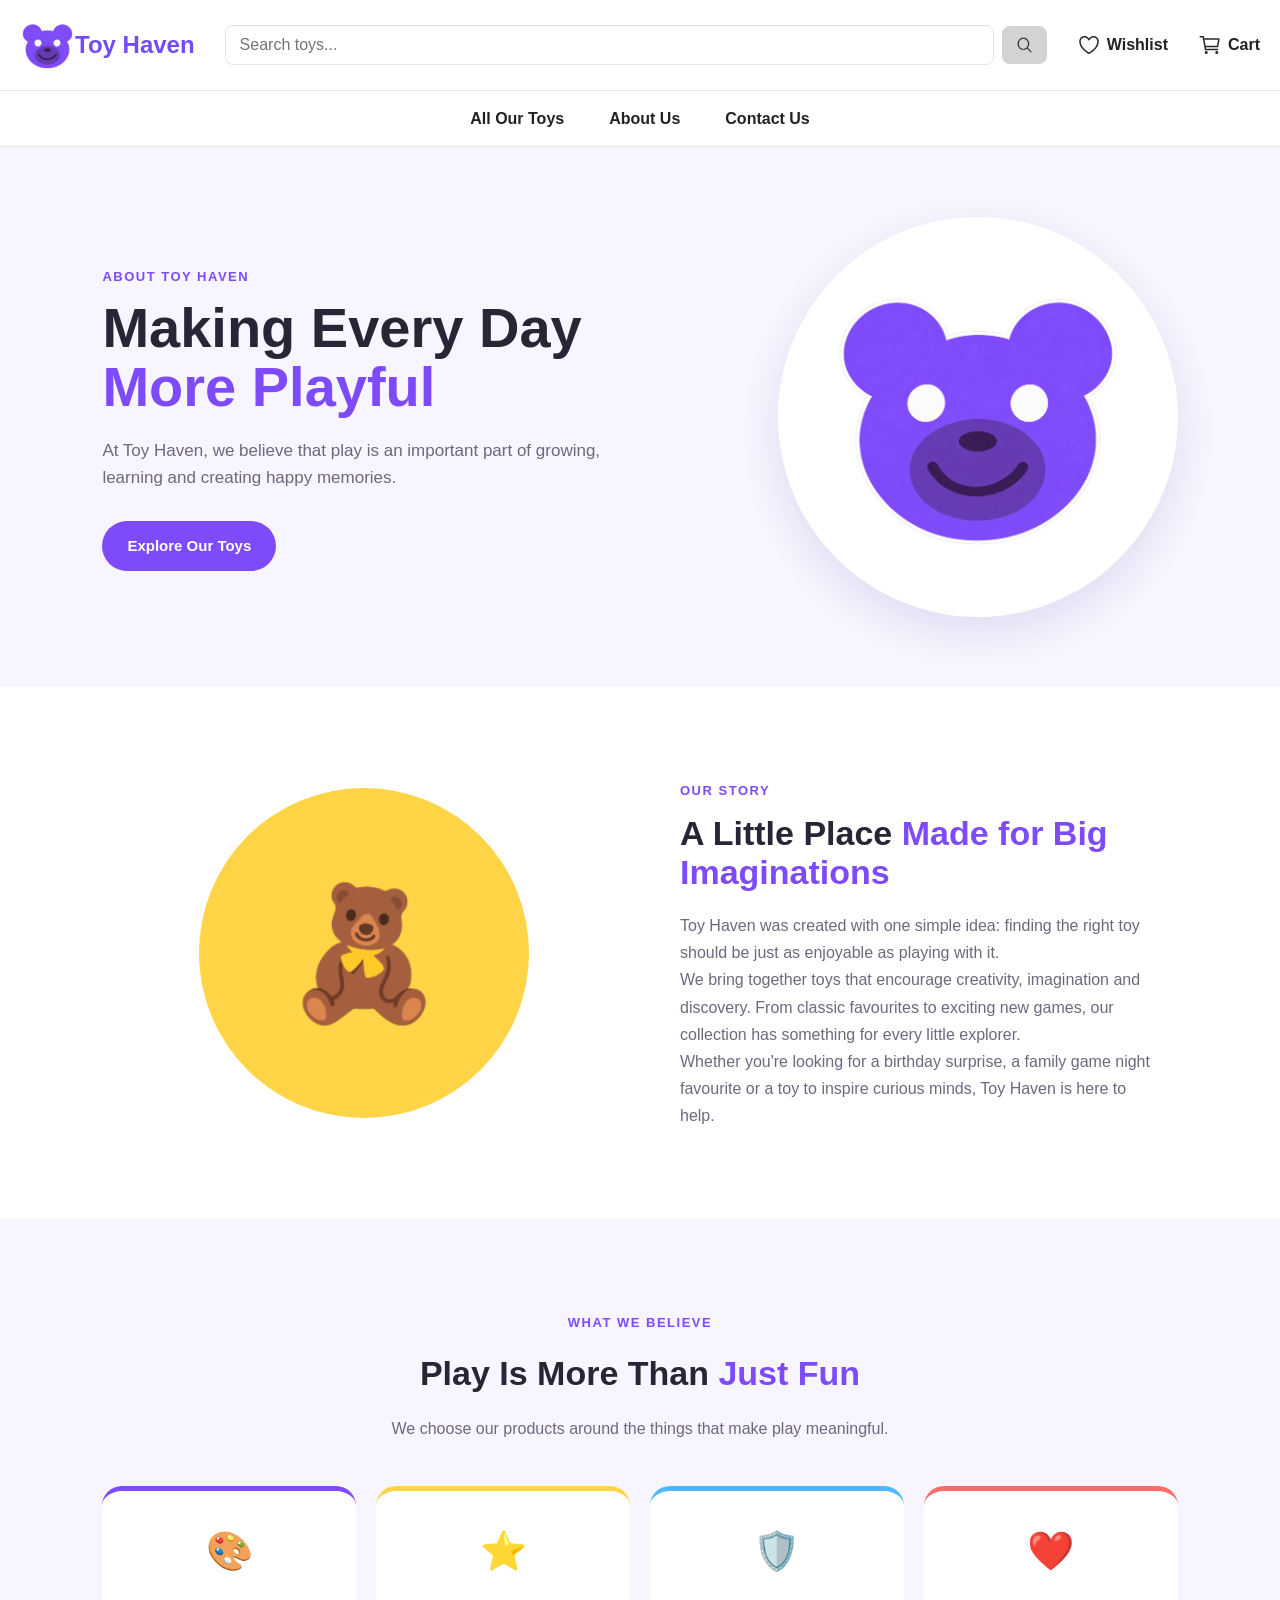
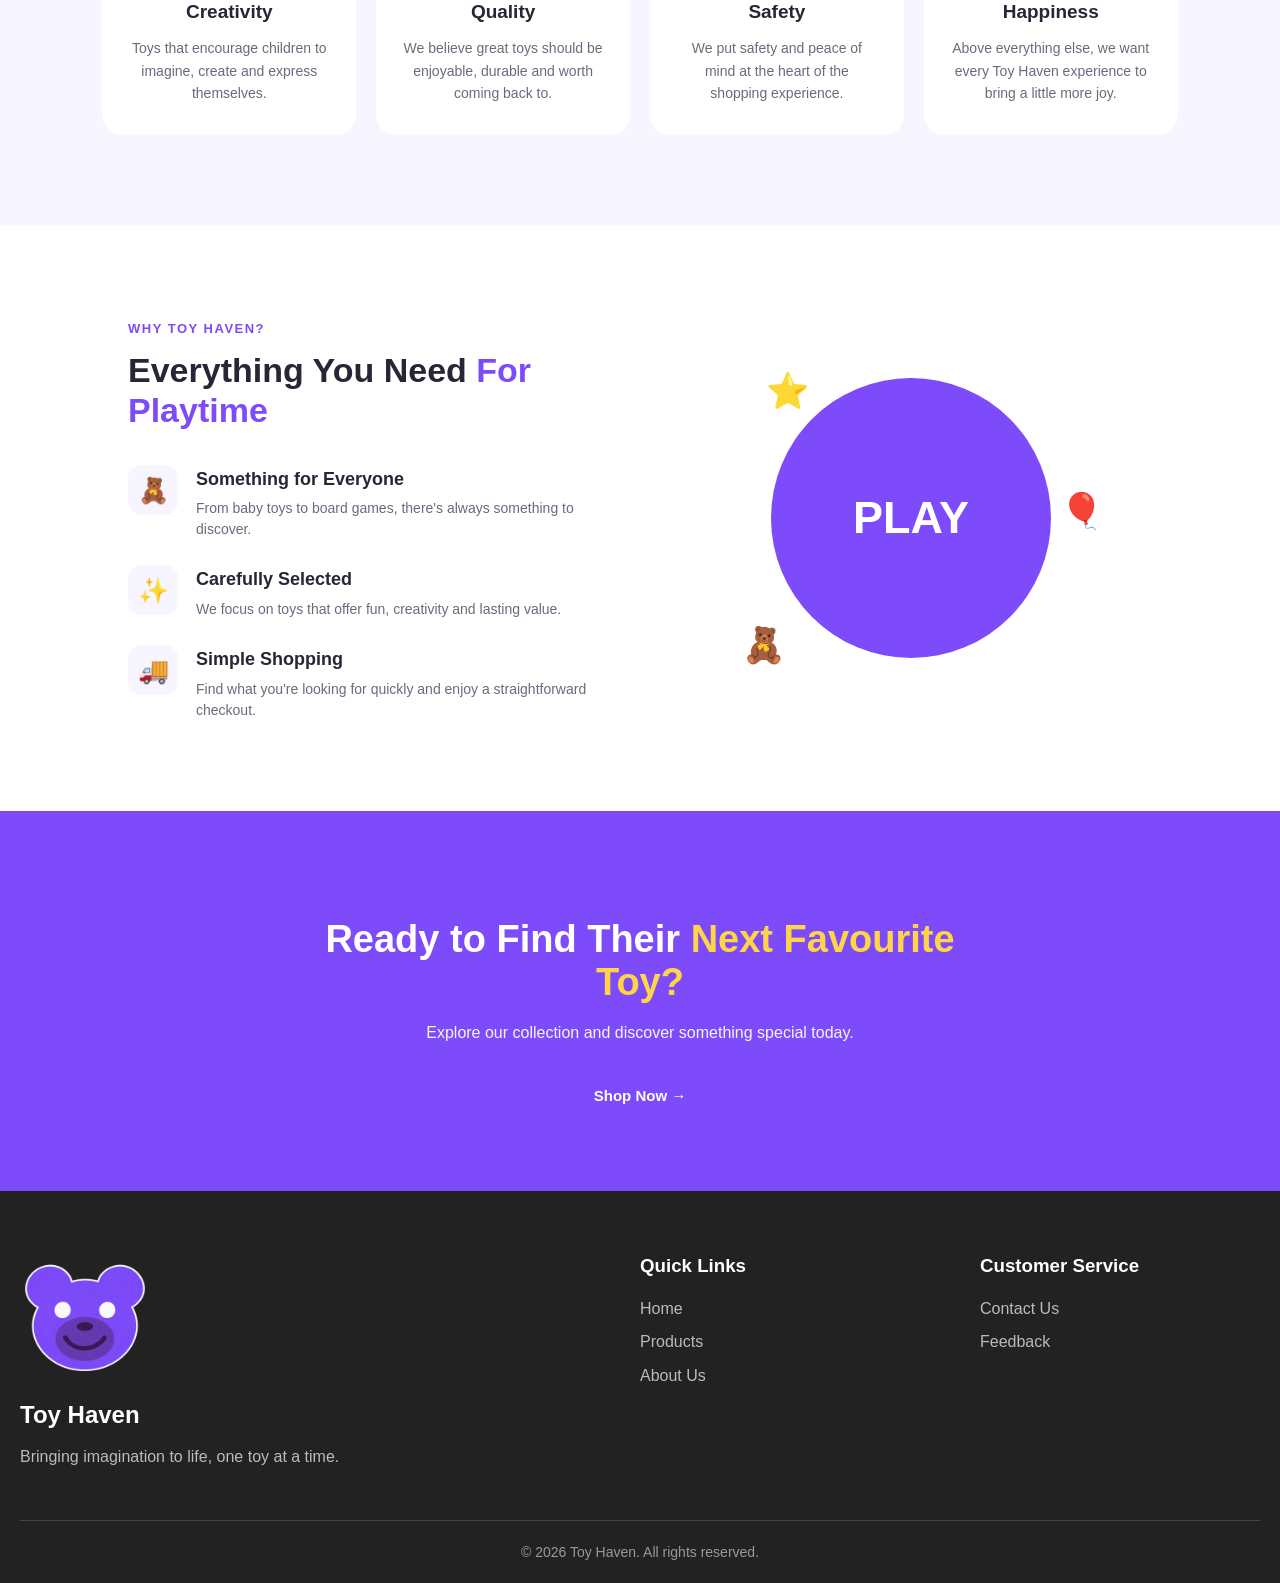
<file: pages/about.html>
<!DOCTYPE html>
<html lang="en">

<head>
    <meta charset="UTF-8">
    <meta name="viewport" content="width=device-width" intial-scale="1.0">
    <meta name="description" content="Toy Haven - About Page">
    <title>Toy Haven - About Page</title>
    <link rel="stylesheet" href="../css/style.css">
    <link rel="stylesheet" href="../css/about.css">
    <link rel="icon" href="../images/logo.png">
    <script src="../js/header_footer.js" defer></script>
    <script src="../js/main.js" defer></script>

</head>

<body>



    <main>

        <!-- Hero -->
        <section class="about-hero">

            <div class="about-hero-content">

                <span class="section-label">ABOUT TOY HAVEN</span>

                <h1>
                    Making Every Day
                    <span>More Playful</span>
                </h1>

                <p>
                    At Toy Haven, we believe that play is an important part
                    of growing, learning and creating happy memories.
                </p>

                <a href="products.html" class="btn-primary">
                    Explore Our Toys
                </a>

            </div>

            <div class="about-hero-logo">
                <img
                    src="../images/logo.png"
                    alt="Toy Haven bear logo"
                >
            </div>

        </section>


        <!-- Our Story -->
        <section class="story-section">

            <div class="story-image">
                <div class="story-circle">
                    <span>🧸</span>
                </div>
            </div>

            <div class="story-content">

                <span class="section-label">OUR STORY</span>

                <h2>
                    A Little Place
                    <span>Made for Big Imaginations</span>
                </h2>

                <p>
                    Toy Haven was created with one simple idea:
                    finding the right toy should be just as enjoyable
                    as playing with it.
                </p>

                <p>
                    We bring together toys that encourage creativity,
                    imagination and discovery. From classic favourites
                    to exciting new games, our collection has something
                    for every little explorer.
                </p>

                <p>
                    Whether you're looking for a birthday surprise,
                    a family game night favourite or a toy to inspire
                    curious minds, Toy Haven is here to help.
                </p>

            </div>

        </section>


        <!-- Values -->
        <section class="values-section">

            <div class="section-heading">

                <span class="section-label">WHAT WE BELIEVE</span>

                <h2>
                    Play Is More Than
                    <span>Just Fun</span>
                </h2>

                <p>
                    We choose our products around the things that make
                    play meaningful.
                </p>

            </div>


            <div class="values-grid">

                <article class="value-card value-purple">
                    <div class="value-icon">🎨</div>

                    <h3>Creativity</h3>

                    <p>
                        Toys that encourage children to imagine,
                        create and express themselves.
                    </p>
                </article>


                <article class="value-card value-yellow">
                    <div class="value-icon">⭐</div>

                    <h3>Quality</h3>

                    <p>
                        We believe great toys should be enjoyable,
                        durable and worth coming back to.
                    </p>
                </article>


                <article class="value-card value-blue">
                    <div class="value-icon">🛡️</div>

                    <h3>Safety</h3>

                    <p>
                        We put safety and peace of mind at the heart
                        of the shopping experience.
                    </p>
                </article>


                <article class="value-card value-coral">
                    <div class="value-icon">❤️</div>

                    <h3>Happiness</h3>

                    <p>
                        Above everything else, we want every Toy Haven
                        experience to bring a little more joy.
                    </p>
                </article>

            </div>

        </section>


        <!-- Why Choose Us -->
        <section class="why-section">

            <div class="why-content">

                <span class="section-label">WHY TOY HAVEN?</span>

                <h2>
                    Everything You Need
                    <span>For Playtime</span>
                </h2>

                <div class="benefits">

                    <div class="benefit">
                        <div class="benefit-icon">🧸</div>

                        <div>
                            <h3>Something for Everyone</h3>
                            <p>
                                From baby toys to board games,
                                there's always something to discover.
                            </p>
                        </div>
                    </div>


                    <div class="benefit">
                        <div class="benefit-icon">✨</div>

                        <div>
                            <h3>Carefully Selected</h3>
                            <p>
                                We focus on toys that offer fun,
                                creativity and lasting value.
                            </p>
                        </div>
                    </div>


                    <div class="benefit">
                        <div class="benefit-icon">🚚</div>

                        <div>
                            <h3>Simple Shopping</h3>
                            <p>
                                Find what you're looking for quickly
                                and enjoy a straightforward checkout.
                            </p>
                        </div>
                    </div>

                </div>

            </div>


            <div class="why-decoration">

                <div class="floating-shape shape-one">⭐</div>
                <div class="floating-shape shape-two">🎈</div>
                <div class="floating-shape shape-three">🧸</div>

                <div class="big-circle">
                    <span>PLAY</span>
                </div>

            </div>

        </section>


        <!-- CTA -->
        <section class="about-cta">

            <div>

                <span class="section-label">LET'S PLAY</span>

                <h2>
                    Ready to Find Their
                    <span>Next Favourite Toy?</span>
                </h2>

                <p>
                    Explore our collection and discover something
                    special today.
                </p>

                <a href="products.html" class="btn-primary">
                    Shop Now →
                </a>

            </div>

        </section>

    </main>


    

</body>
</html>
</file>
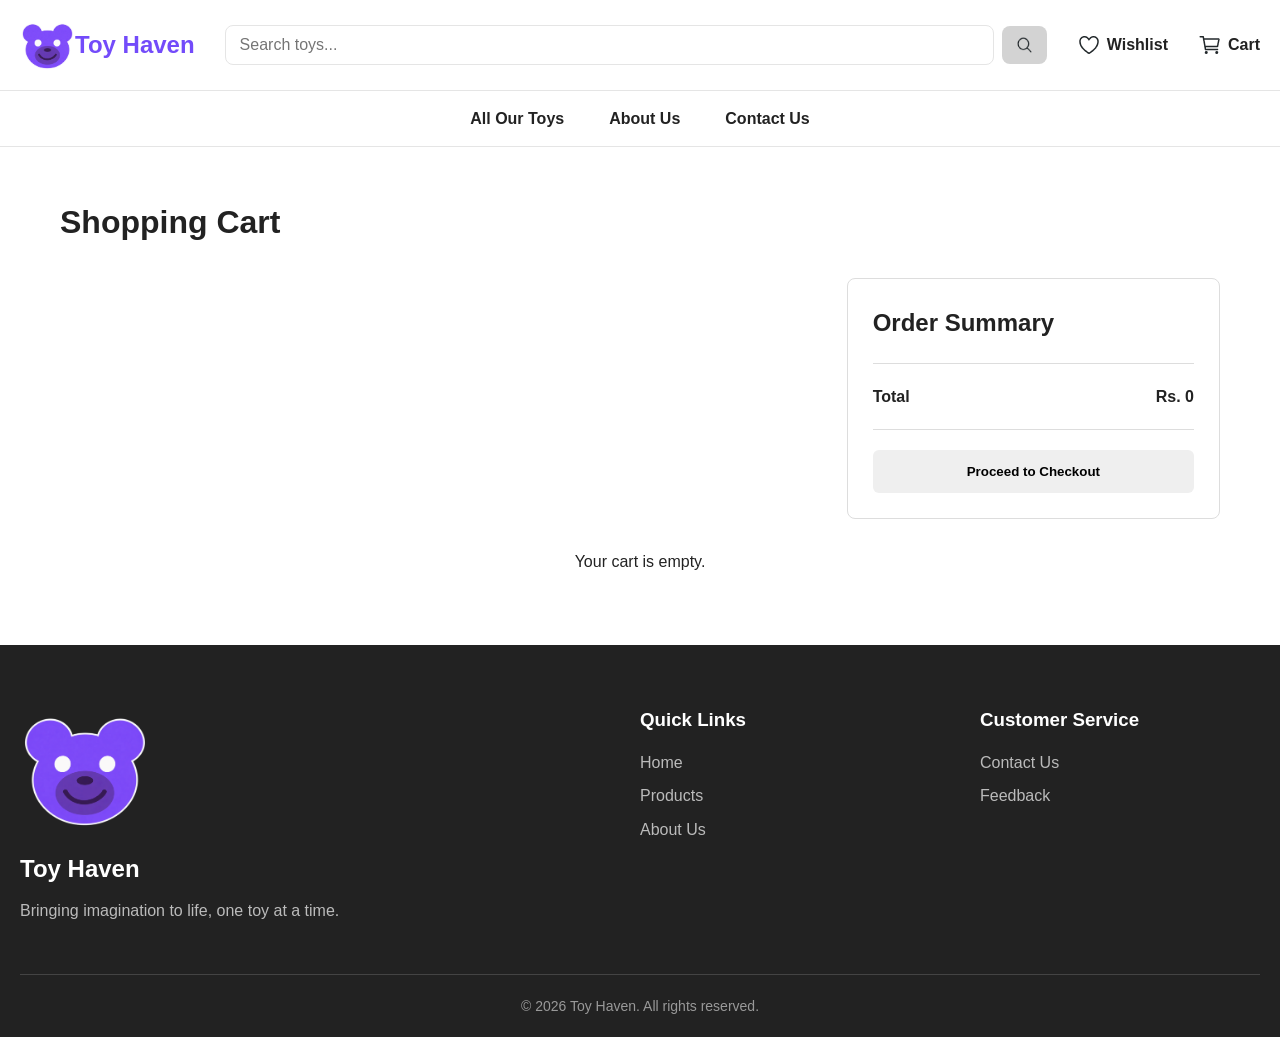
<file: pages/cart.html>
<!DOCTYPE html>
<html lang="en">

<head>
    <meta charset="UTF-8">
    <meta name="viewport" content="width=device-width" intial-scale="1.0">
    <meta name="description" content="Toy Haven - Cart Page">
    <title>Toy Haven - Cart Page</title>
    <link rel="stylesheet" href="../css/style.css">
    <link rel="stylesheet" href="../css/cart.css">
    <link rel="icon" href="../images/logo.png">
    <script src="../js/header_footer.js" defer></script>
    <script src="../js/main.js" defer></script>
    <script src="../js/cart.js" defer></script>
</head>

<body>



    <!-- Cart -->
    <main class="cart-page">

        <h1>Shopping Cart</h1>

        <div class="cart-layout">

            <section
                class="cart-items"
                id="cart-items"
            >
                <!-- Cart products inserted here -->
            </section>


            <aside class="cart-summary">

                <h2>Order Summary</h2>

                <div class="cart-total">

                    <span>Total</span>

                    <span id="cart-total">
                        Rs. 0
                    </span>

                </div>

                <button
                    class="checkout-button"
                    id="checkout-button"
                    type="button"
                >
                    Proceed to Checkout
                </button>

            </aside>

        </div>


        <p
            class="empty-cart"
            id="empty-cart"
            hidden
        >
            Your cart is empty.
        </p>

    </main>




</body>

</html>
</file>
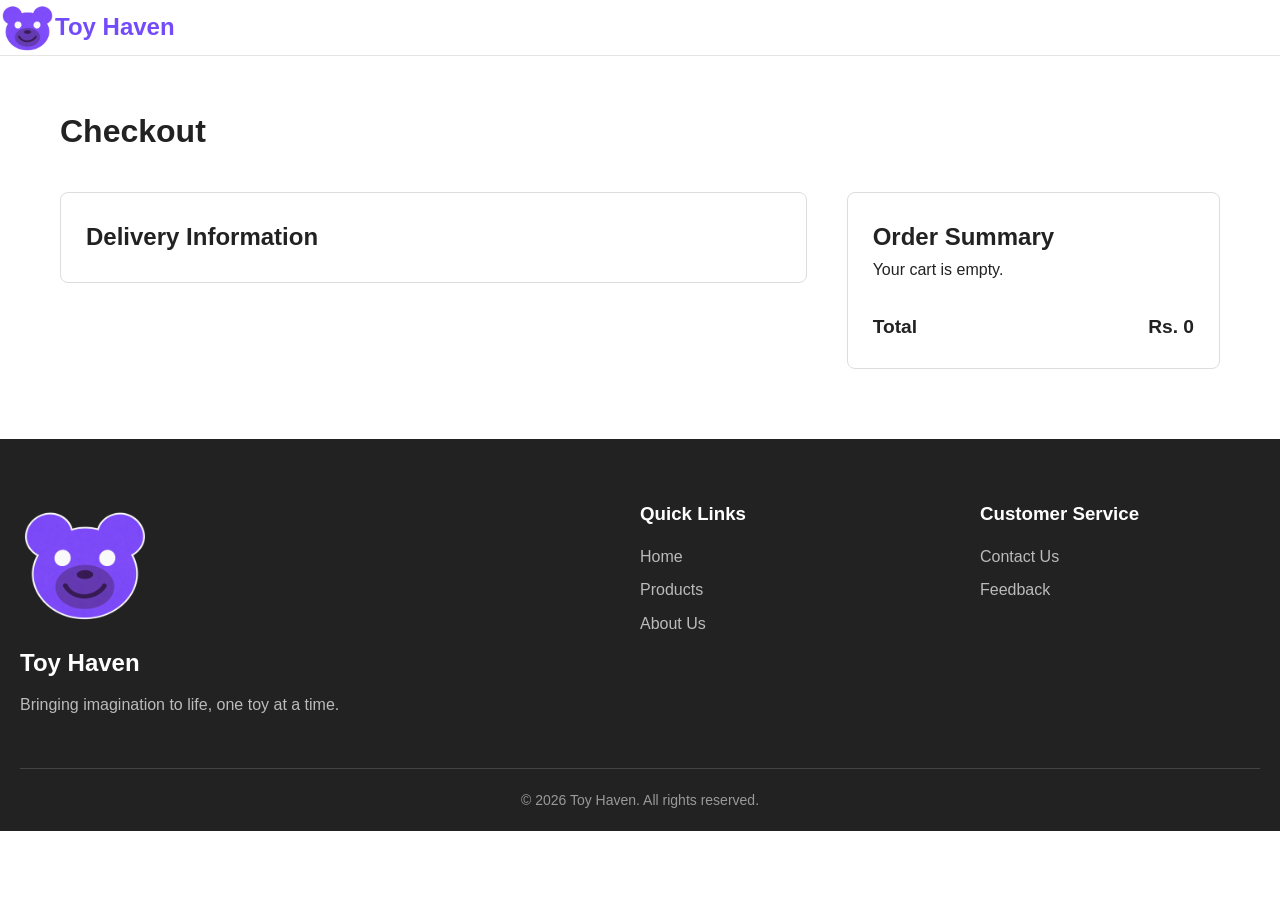
<file: pages/checkout.html>
<!DOCTYPE html>
<html lang="en">
<head>
    <meta charset="UTF-8">
    <meta name="viewport" content="width=device-width" intial-scale="1.0">
    <meta name="description" content="Toy Haven - Checkout Page">
    <title>Toy Haven - Checkout Page</title>
    <link rel="stylesheet" href="../css/style.css">
    <link rel="stylesheet" href="../css/checkout.css">
    <link rel="icon" href="../images/logo.png">
    <script src="../js/header_footer.js" defer></script>
    <script src="../js/checkout.js" defer></script>
</head>
<body>
    
        <!-- Checkout -->
    <main class="checkout-page">

        <h1>Checkout</h1>


        <div class="checkout-layout">


            <!-- Customer information -->
            <section class="checkout-form-section">

                <h2>Delivery Information</h2>

                <form id="checkout-form" novalidate>


                    <!-- Full name -->

                    <div class="form-group">

                        <label for="full-name">
                            Full Name
                        </label>

                        <input
                            type="text"
                            id="full-name"
                            name="fullName"
                            required
                        >

                        <small
                            class="error-message"
                            id="full-name-error"
                        ></small>

                    </div>


                    <!-- Email -->

                    <div class="form-group">

                        <label for="email">
                            Email
                        </label>

                        <input
                            type="email"
                            id="email"
                            name="email"
                            required
                        >

                        <small
                            class="error-message"
                            id="email-error"
                        ></small>

                    </div>


                    <!-- Address -->

                    <div class="form-group">

                        <label for="address">
                            Delivery Address
                        </label>

                        <textarea
                            id="address"
                            name="address"
                            rows="4"
                            required
                        ></textarea>

                        <small
                            class="error-message"
                            id="address-error"
                        ></small>

                    </div>


                    <!-- Payment -->

                    <fieldset class="payment-method">

                        <legend>
                            Payment Method
                        </legend>


                        <label>

                            <input
                                type="radio"
                                name="payment"
                                value="card"
                                required
                            >

                            Card

                        </label>


                        <label>

                            <input
                                type="radio"
                                name="payment"
                                value="cash"
                            >

                            Cash on Delivery

                        </label>


                        <small
                            class="error-message"
                            id="payment-error"
                        ></small>

                    </fieldset>


                    <button
                        type="submit"
                        class="confirm-order-button"
                    >
                        Confirm Order
                    </button>

                </form>

            </section>


            <!-- Order summary -->

            <aside class="order-summary">

                <h2>Order Summary</h2>

                <div id="checkout-items">
                    <!-- Items inserted by JavaScript -->
                </div>


                <div class="summary-total">

                    <span>
                        Total
                    </span>

                    <span id="checkout-total">
                        Rs. 0
                    </span>

                </div>

            </aside>

        </div>


        <!-- Success message -->

        <section
            class="order-success"
            id="order-success"
            hidden
        >

            <div class="success-icon">
                ✓
            </div>

            <h2>
                Order Confirmed!
            </h2>

            <p>
                Thank you for your order.
            </p>

            <p id="order-number"></p>

            <a href="products.html">
                Continue Shopping
            </a>

        </section>

    </main>
    
    
</body>
</html>
</file>
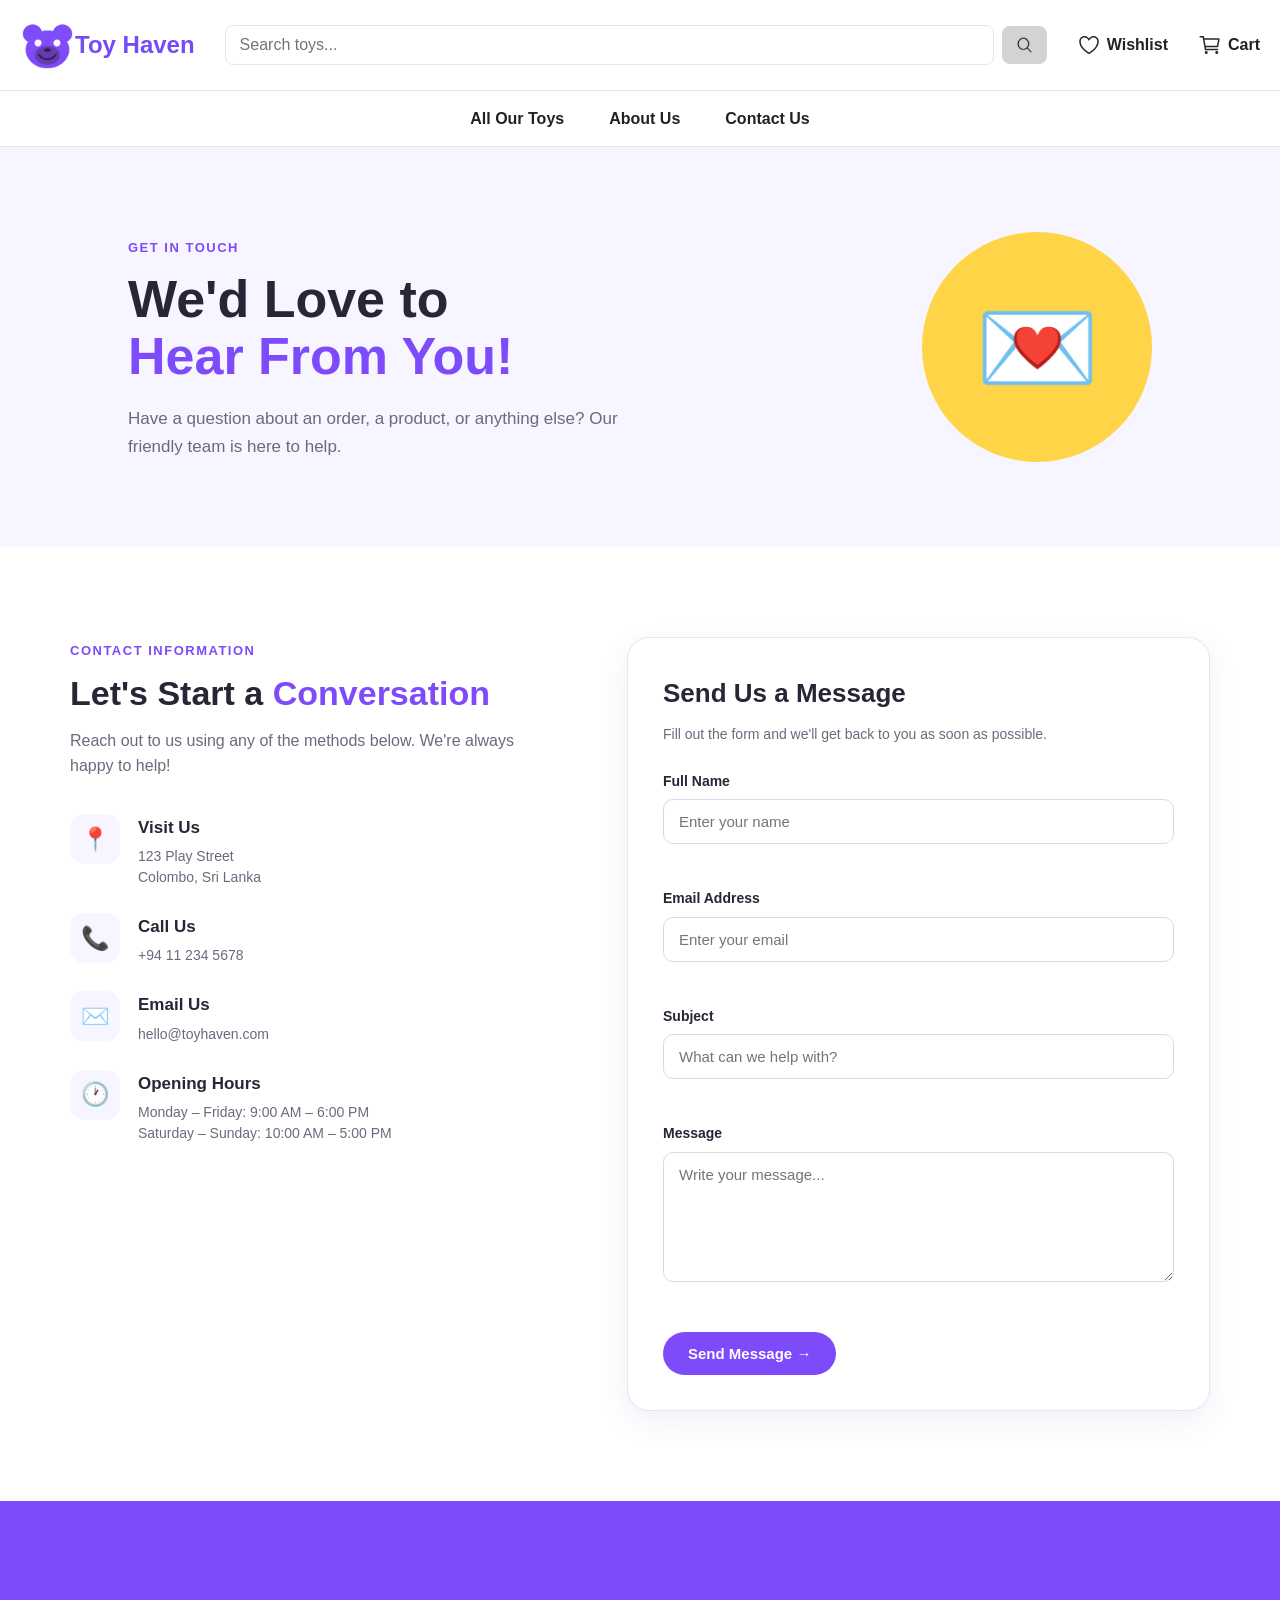
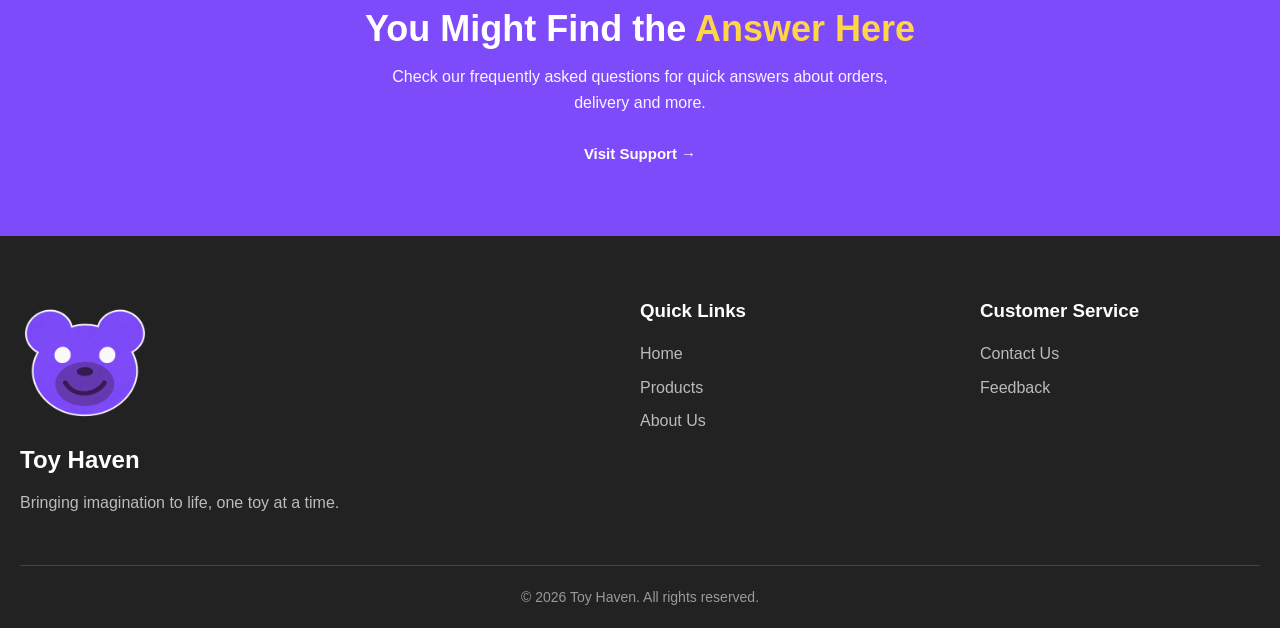
<file: pages/contact.html>
<!DOCTYPE html>
<html lang="en">

<head>
    <meta charset="UTF-8">
    <meta name="viewport" content="width=device-width" intial-scale="1.0">
    <meta name="description" content="Toy Haven - Checkout Page">
    <title>Toy Haven - Checkout Page</title>
    <link rel="stylesheet" href="../css/style.css">
    <link rel="stylesheet" href="../css/contact.css">
    <link rel="icon" href="../images/logo.png">
    <script src="../js/header_footer.js" defer></script>
    <script src="../js/main.js" defer></script>
    <script src="../js/contact.js" defer></script>
</head>

<body>



    <main>

        <!-- ========================================
             HERO
        ========================================= -->

        <section class="contact-hero">

            <div class="contact-hero-content">

                <span class="section-label">GET IN TOUCH</span>

                <h1>
                    We'd Love to
                    <span>Hear From You!</span>
                </h1>

                <p>
                    Have a question about an order, a product, or
                    anything else? Our friendly team is here to help.
                </p>

            </div>

            <div class="contact-hero-icon">
                💌
            </div>

        </section>


        <!-- ========================================
             CONTACT CONTENT
        ========================================= -->

        <section class="contact-section">

            <!-- Contact Information -->

            <div class="contact-info">

                <span class="section-label">CONTACT INFORMATION</span>

                <h2>
                    Let's Start a
                    <span>Conversation</span>
                </h2>

                <p class="contact-intro">
                    Reach out to us using any of the methods below.
                    We're always happy to help!
                </p>


                <!-- Address -->

                <div class="contact-item">

                    <div class="contact-icon">
                        📍
                    </div>

                    <div>
                        <h3>Visit Us</h3>

                        <p>
                            123 Play Street<br>
                            Colombo, Sri Lanka
                        </p>
                    </div>

                </div>


                <!-- Phone -->

                <div class="contact-item">

                    <div class="contact-icon">
                        📞
                    </div>

                    <div>
                        <h3>Call Us</h3>

                        <p>
                            +94 11 234 5678
                        </p>
                    </div>

                </div>


                <!-- Email -->

                <div class="contact-item">

                    <div class="contact-icon">
                        ✉️
                    </div>

                    <div>
                        <h3>Email Us</h3>

                        <p>
                            hello@toyhaven.com
                        </p>
                    </div>

                </div>


                <!-- Opening Hours -->

                <div class="contact-item">

                    <div class="contact-icon">
                        🕐
                    </div>

                    <div>
                        <h3>Opening Hours</h3>

                        <p>
                            Monday – Friday: 9:00 AM – 6:00 PM<br>
                            Saturday – Sunday: 10:00 AM – 5:00 PM
                        </p>
                    </div>

                </div>

            </div>


            <!-- ========================================
                 CONTACT FORM
            ========================================= -->

            <div class="contact-form-container">

                <h2>Send Us a Message</h2>

                <p>
                    Fill out the form and we'll get back to you
                    as soon as possible.
                </p>


                <form id="contactForm" novalidate>

                    <!-- Name -->

                    <div class="form-group">

                        <label for="name">
                            Full Name
                        </label>

                        <input
                            type="text"
                            id="name"
                            name="name"
                            placeholder="Enter your name"
                        >

                        <small
                            class="error-message"
                            id="nameError">
                        </small>

                    </div>


                    <!-- Email -->

                    <div class="form-group">

                        <label for="email">
                            Email Address
                        </label>

                        <input
                            type="email"
                            id="email"
                            name="email"
                            placeholder="Enter your email"
                        >

                        <small
                            class="error-message"
                            id="emailError">
                        </small>

                    </div>


                    <!-- Subject -->

                    <div class="form-group">

                        <label for="subject">
                            Subject
                        </label>

                        <input
                            type="text"
                            id="subject"
                            name="subject"
                            placeholder="What can we help with?"
                        >

                        <small
                            class="error-message"
                            id="subjectError">
                        </small>

                    </div>


                    <!-- Message -->

                    <div class="form-group">

                        <label for="message">
                            Message
                        </label>

                        <textarea
                            id="message"
                            name="message"
                            rows="6"
                            placeholder="Write your message..."
                        ></textarea>

                        <small
                            class="error-message"
                            id="messageError">
                        </small>

                    </div>


                    <button
                        type="submit"
                        class="btn-primary">

                        Send Message →

                    </button>


                    <!-- Confirmation -->

                    <div
                        id="formSuccess"
                        class="form-success">

                        ✓ Thanks! Your message has been sent.

                    </div>

                </form>

            </div>

        </section>


        <!-- ========================================
             FAQ CTA
        ========================================= -->

        <section class="contact-cta">

            <div>

                <span class="section-label">
                    NEED QUICK HELP?
                </span>

                <h2>
                    You Might Find the
                    <span>Answer Here</span>
                </h2>

                <p>
                    Check our frequently asked questions for
                    quick answers about orders, delivery and more.
                </p>

                <a
                    href="feedback.html"
                    class="btn-primary">

                    Visit Support →

                </a>

            </div>

        </section>

    </main>


    <!-- Footer -->


</body>

</html>
</file>
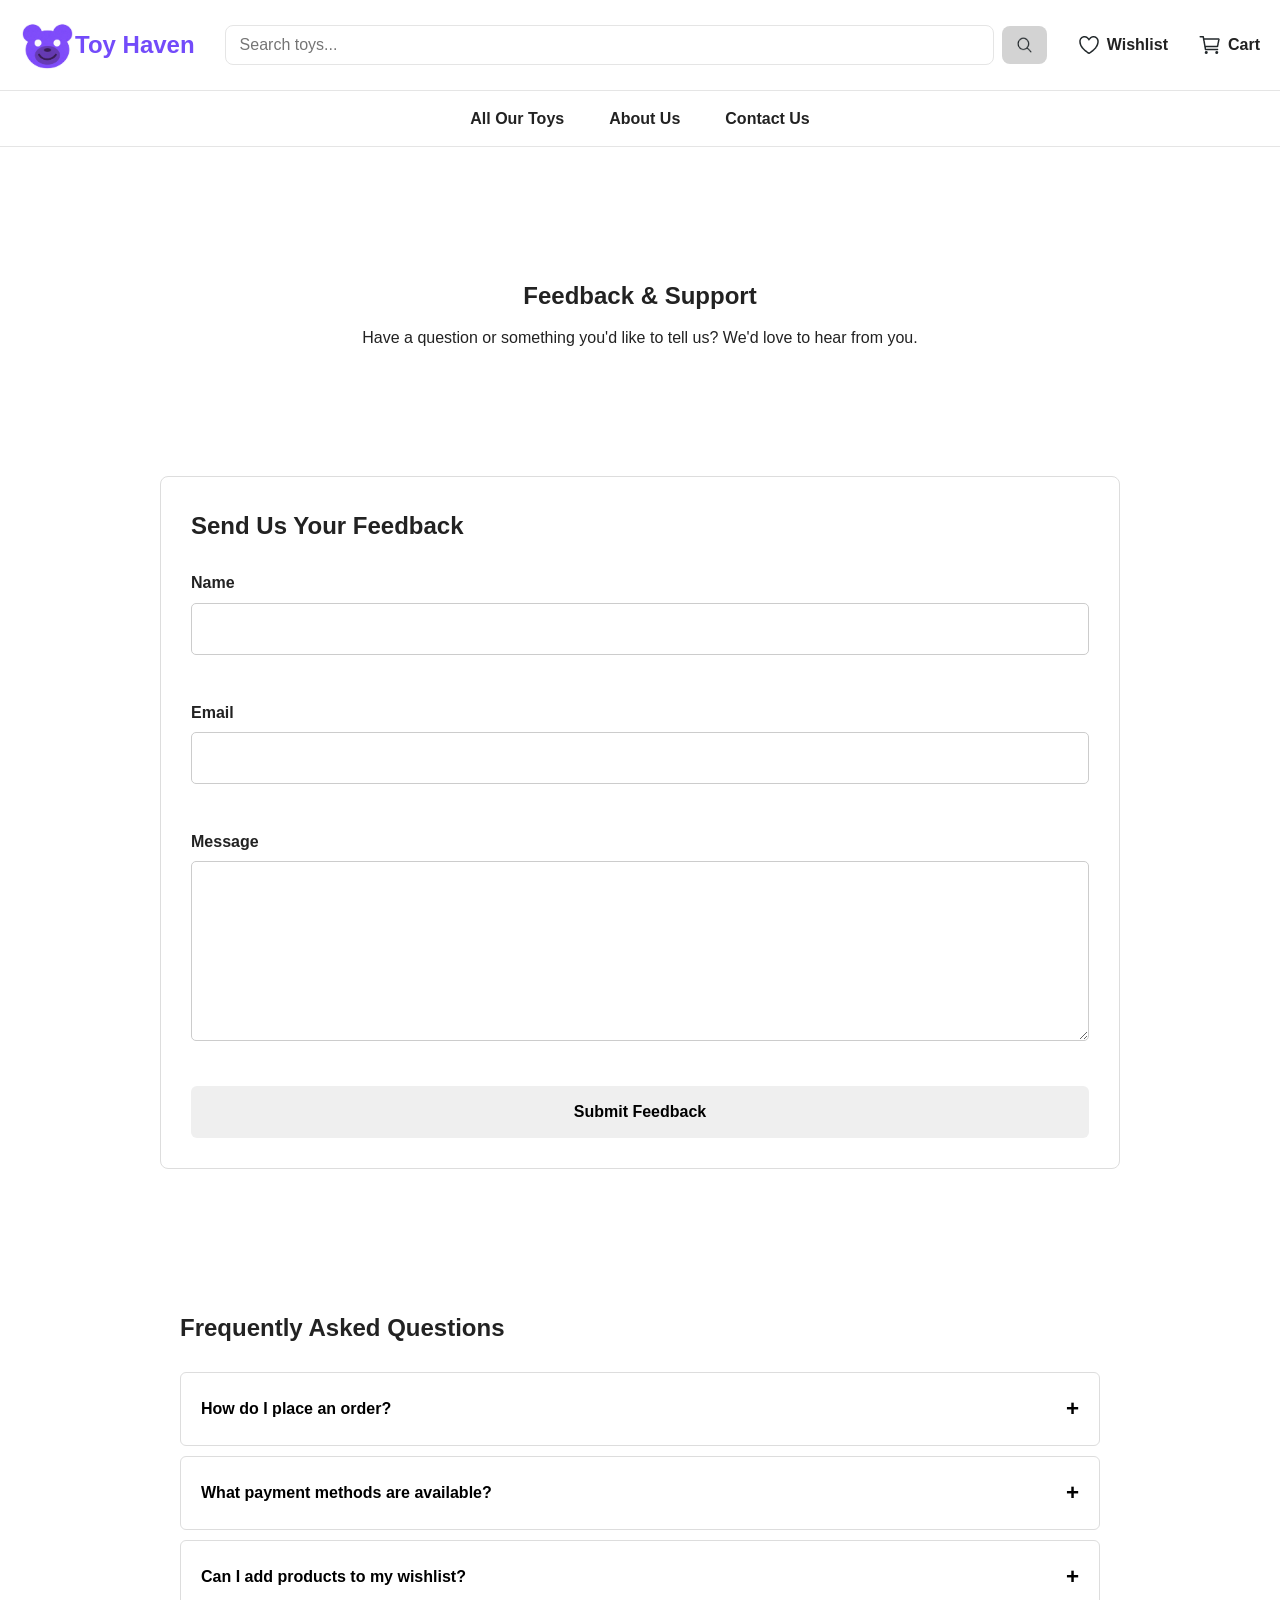
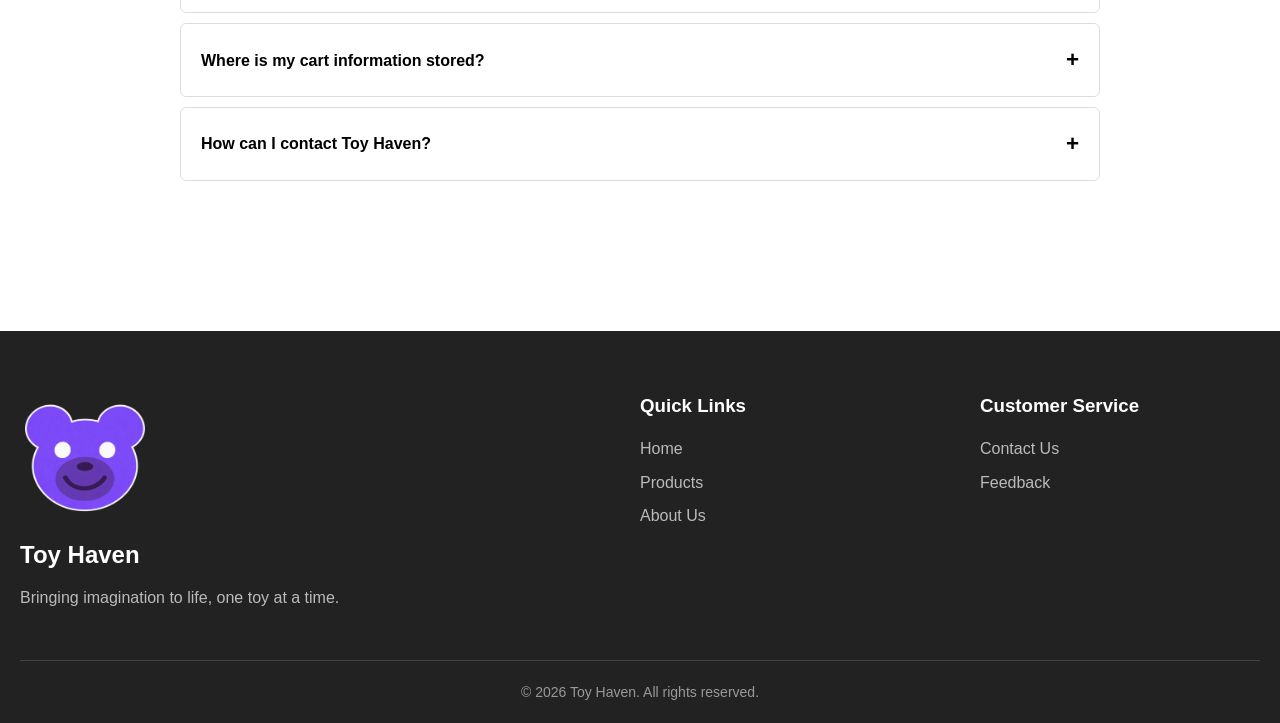
<file: pages/feedback.html>
<!DOCTYPE html>
<html lang="en">

<head>
    <meta charset="UTF-8">
    <meta name="viewport" content="width=device-width" intial-scale="1.0">
    <meta name="description" content="Toy Haven - Feedback Page">
    <title>Toy Haven - Feedback Page</title>
    <link rel="stylesheet" href="../css/style.css">
    <link rel="stylesheet" href="../css/feedback.css">
    <link rel="icon" href="../images/logo.png">
    <script src="../js/header_footer.js" defer></script>
    <script src="../js/main.js" defer></script>
    <script src="../js/feedback.js" defer></script>
</head>

<body>

    


    <!-- Main -->
    <main class="feedback-page">


        <!-- Page heading -->

        <section class="feedback-heading">

            <h1>
                Feedback & Support
            </h1>

            <p>
                Have a question or something you'd
                like to tell us? We'd love to hear from you.
            </p>

        </section>


        <!-- Feedback form -->

        <section class="feedback-section">

            <h2>
                Send Us Your Feedback
            </h2>


            <form
                id="feedback-form"
                novalidate
            >


                <!-- Name -->

                <div class="form-group">

                    <label for="feedback-name">
                        Name
                    </label>

                    <input
                        type="text"
                        id="feedback-name"
                        name="name"
                        required
                    >

                    <small
                        class="error-message"
                        id="name-error"
                    ></small>

                </div>


                <!-- Email -->

                <div class="form-group">

                    <label for="feedback-email">
                        Email
                    </label>

                    <input
                        type="email"
                        id="feedback-email"
                        name="email"
                        required
                    >

                    <small
                        class="error-message"
                        id="email-error"
                    ></small>

                </div>


                <!-- Message -->

                <div class="form-group">

                    <label for="feedback-message">
                        Message
                    </label>

                    <textarea
                        id="feedback-message"
                        name="message"
                        rows="6"
                        required
                    ></textarea>

                    <small
                        class="error-message"
                        id="message-error"
                    ></small>

                </div>


                <button
                    type="submit"
                    class="submit-feedback"
                >
                    Submit Feedback
                </button>

            </form>


            <!-- Confirmation -->

            <div
                class="feedback-success"
                id="feedback-success"
                hidden
            >

                <div class="success-icon">
                    ✓
                </div>

                <h3>
                    Thank You!
                </h3>

                <p>
                    Your feedback has been submitted successfully.
                </p>

            </div>

        </section>


        <!-- FAQ -->

        <section class="faq-section">

            <h2>
                Frequently Asked Questions
            </h2>


            <div class="faq-container">


                <!-- FAQ 1 -->

                <div class="faq-item">

                    <button
                        class="faq-question"
                        type="button"
                    >

                        <span>
                            How do I place an order?
                        </span>

                        <span class="faq-icon">
                            +
                        </span>

                    </button>


                    <div class="faq-answer">

                        <p>
                            Browse our products, add the
                            items you want to your cart,
                            then proceed to checkout and
                            complete the order form.
                        </p>

                    </div>

                </div>


                <!-- FAQ 2 -->

                <div class="faq-item">

                    <button
                        class="faq-question"
                        type="button"
                    >

                        <span>
                            What payment methods are available?
                        </span>

                        <span class="faq-icon">
                            +
                        </span>

                    </button>


                    <div class="faq-answer">

                        <p>
                            We currently provide a simulated
                            card payment option and Cash on
                            Delivery for this website.
                        </p>

                    </div>

                </div>


                <!-- FAQ 3 -->

                <div class="faq-item">

                    <button
                        class="faq-question"
                        type="button"
                    >

                        <span>
                            Can I add products to my wishlist?
                        </span>

                        <span class="faq-icon">
                            +
                        </span>

                    </button>


                    <div class="faq-answer">

                        <p>
                            Yes. Each product can be marked
                            as Interested, Not Interested,
                            or Owned.
                        </p>

                    </div>

                </div>


                <!-- FAQ 4 -->

                <div class="faq-item">

                    <button
                        class="faq-question"
                        type="button"
                    >

                        <span>
                            Where is my cart information stored?
                        </span>

                        <span class="faq-icon">
                            +
                        </span>

                    </button>


                    <div class="faq-answer">

                        <p>
                            Your cart is stored locally in
                            your browser using localStorage.
                        </p>

                    </div>

                </div>


                <!-- FAQ 5 -->

                <div class="faq-item">

                    <button
                        class="faq-question"
                        type="button"
                    >

                        <span>
                            How can I contact Toy Haven?
                        </span>

                        <span class="faq-icon">
                            +
                        </span>

                    </button>


                    <div class="faq-answer">

                        <p>
                            You can use the feedback form on
                            this page to send us a message.
                        </p>

                    </div>

                </div>

            </div>

        </section>

    </main>



</body>

</html>
</file>
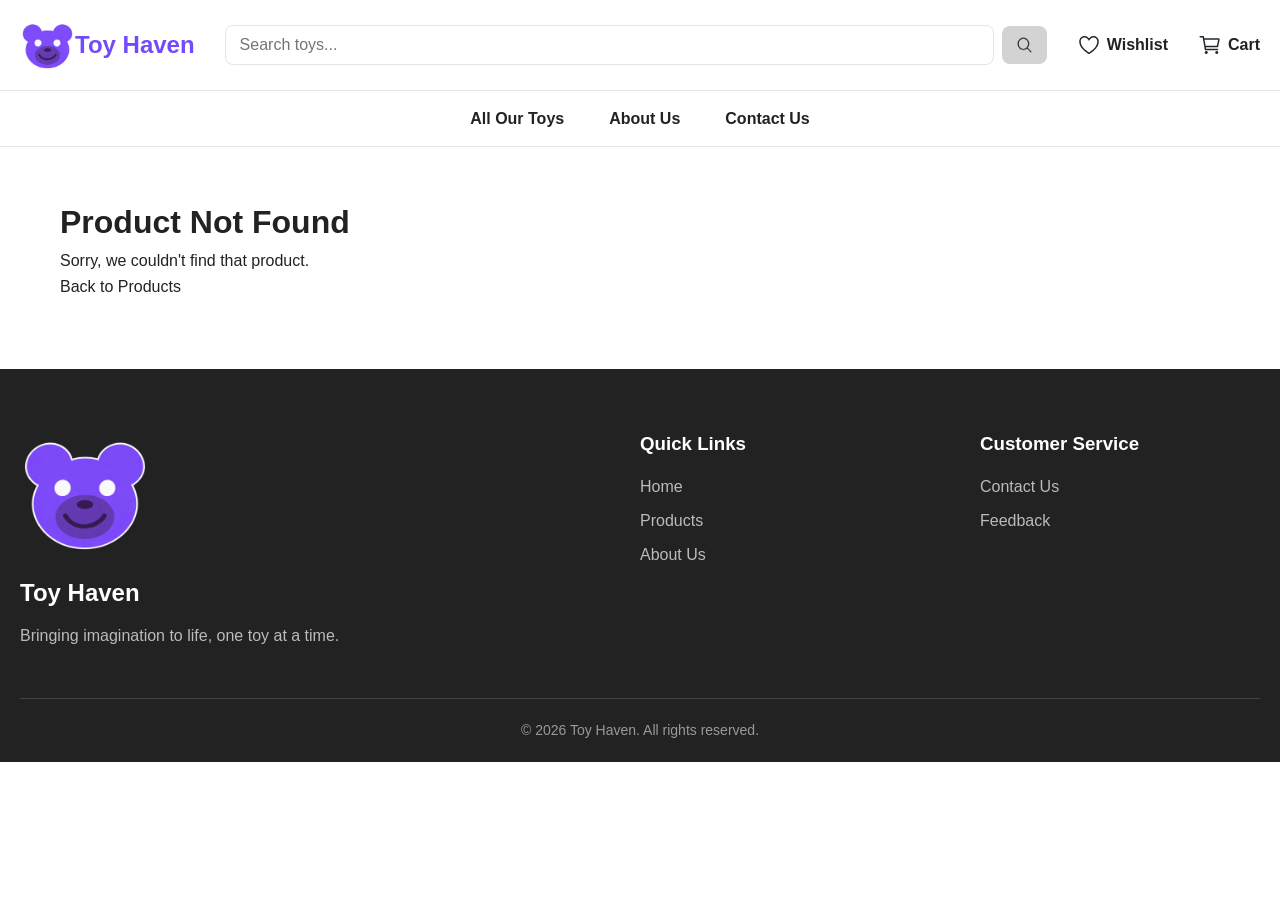
<file: pages/product.html>
<!DOCTYPE html>
<html lang="en">

<head>
    <meta charset="UTF-8">
    <meta name="viewport" content="width=device-width initial-scale=1.0">
    <meta name="description" content="Toy Haven - Product Page">
    <title>Toy Haven - Product Page</title>
    <link rel="stylesheet" href="../css/style.css">
    <link rel="stylesheet" href="../css/product.css">
    <script src="../js/header_footer.js" defer></script>
    <link rel="icon" href="../images/logo.png">
    <script src="../js/main.js" defer></script>
    <script src="../js/product.js" defer></script>
</head>

<body>

   

    <!-- Product -->
    <main class="product-page">

        <div id="product-container">
            <!-- Product information inserted by JavaScript -->
        </div>

    </main>


   




</body>

</html>
</file>
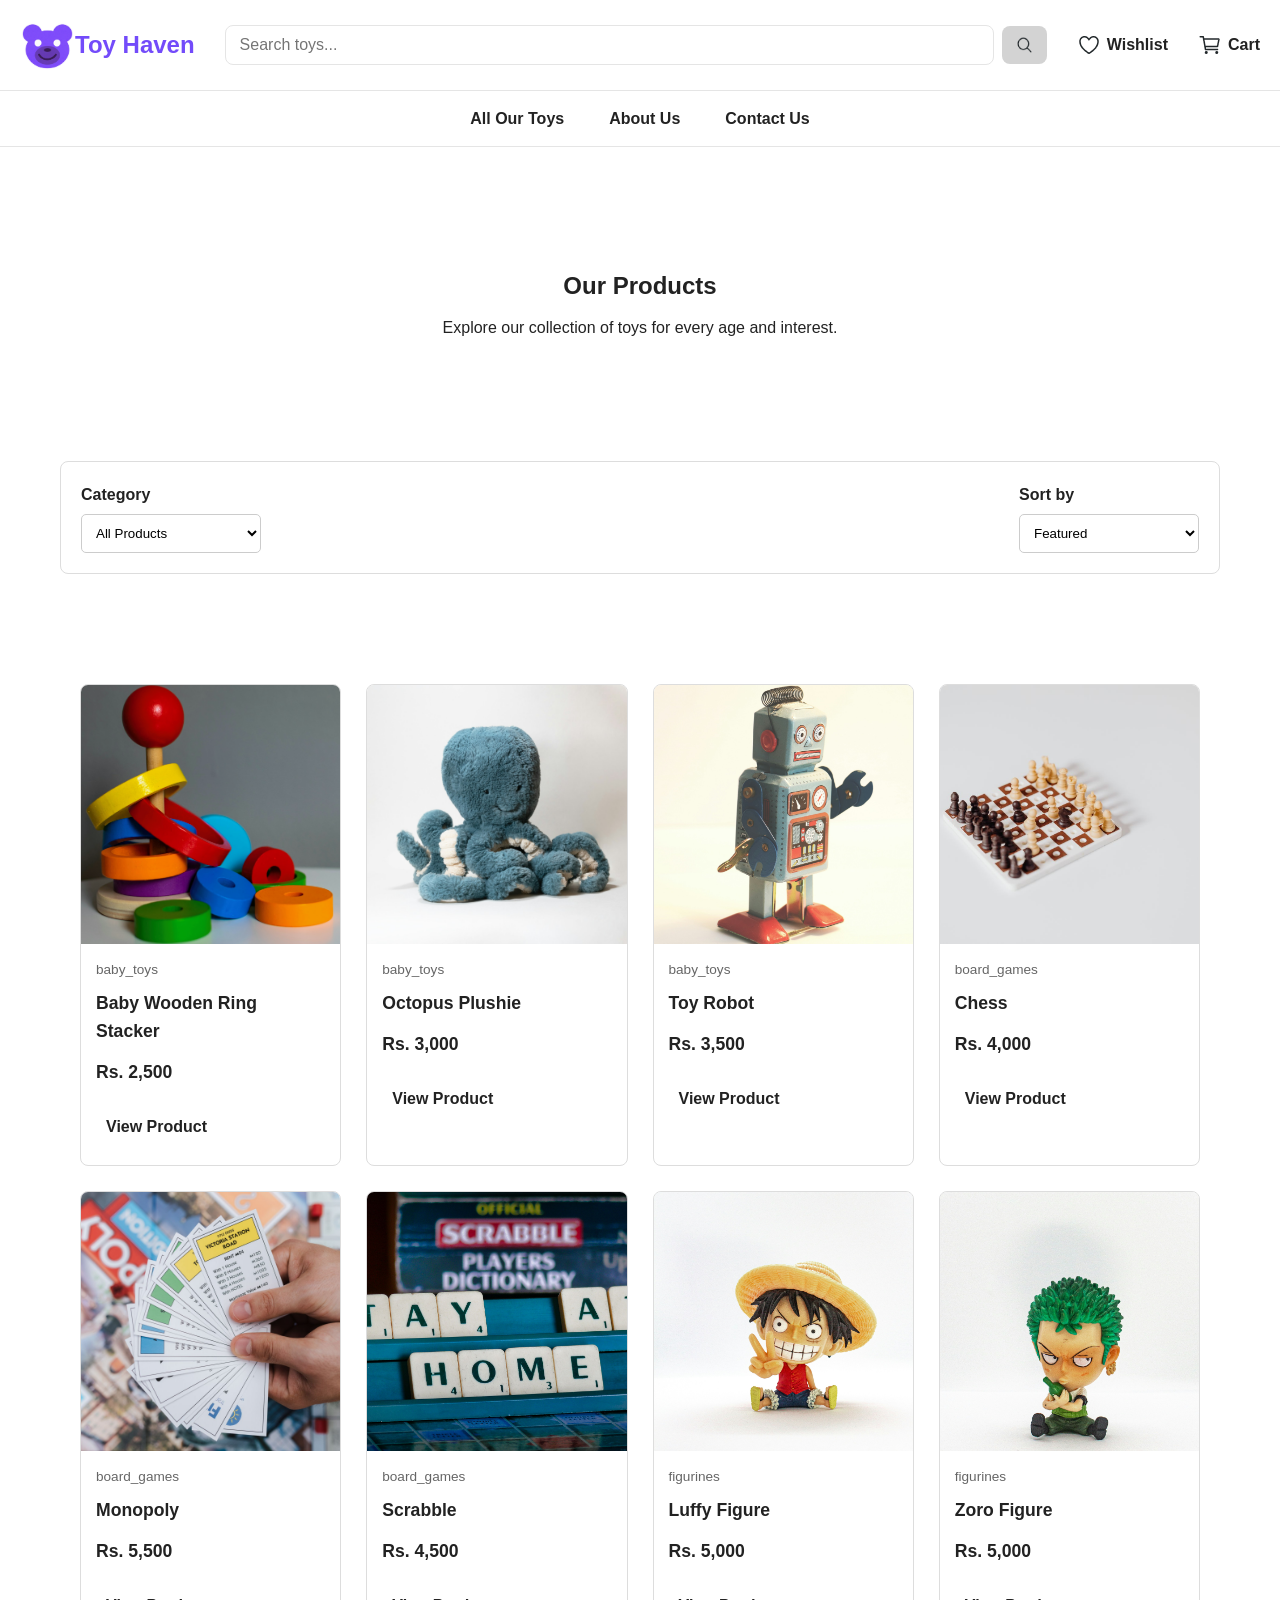
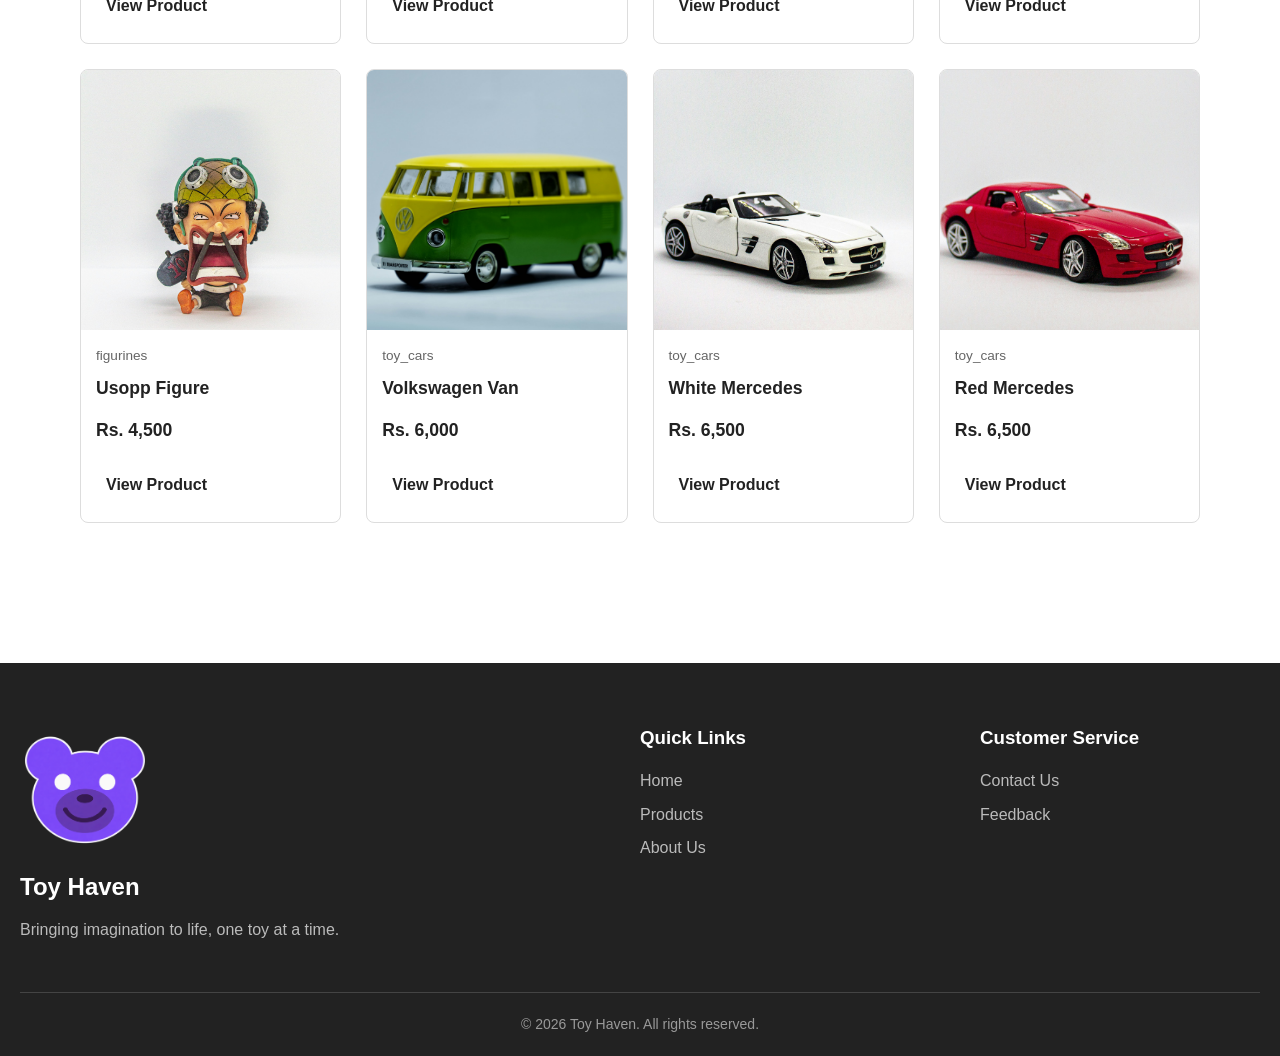
<file: pages/products.html>
<!DOCTYPE html>
<html lang="en">
<head>
    <meta charset="UTF-8">
    <meta name="viewport" content="width=device-width" intial-scale="1.0">
    <meta name="description" content="Toy Haven - Products Page">
    <title>Toy Haven - Products Page</title>
    <link rel="stylesheet" href="../css/style.css">
    <link rel="stylesheet" href="../css/products.css">
    <link rel="icon" href="../images/logo.png">
    <script src="../js/header_footer.js" defer></script>
    <script src="../js/main.js" defer></script>
    <script src="../js/products.js" defer></script>
</head>
<body>
    
   <!-- Main content -->
    <main class="products-page">

        <!-- Page heading -->
        <section class="products-heading">
            <h1>Our Products</h1>

            <p>
                Explore our collection of toys for every age and interest.
            </p>
        </section>


        <!-- Catalogue controls -->
        <section class="products-controls">

            <!-- Category filter -->
            <div class="filter-group">

                <label for="category-filter">
                    Category
                </label>

                <select id="category-filter">
                    <option value="all">All Products</option>
                    <option value="baby_toys">Baby Toys</option>
                    <option value="figurines">Figurines</option>
                    <option value="board_games">Board Games</option>
                    <option value="toy_cars">Vehicles</option>
                </select>

            </div>


            <!-- Sort -->
            <div class="filter-group">

                <label for="sort-products">
                    Sort by
                </label>

                <select id="sort-products">
                    <option value="default">Featured</option>
                    <option value="price-low">
                        Price: Low to High
                    </option>
                    <option value="price-high">
                        Price: High to Low
                    </option>
                    <option value="name">
                        Name: A-Z
                    </option>
                </select>

            </div>

        </section>


        <!-- Products -->
        <section
            class="product-grid"
            id="product-grid"
            aria-label="Products"
        >
            <!-- JavaScript inserts products here -->
        </section>


        <!-- No products message -->
        <p
            class="no-products"
            id="no-products"
            hidden
        >
            No products found.
        </p>

    </main>
    
    
</body>

</html>
</file>
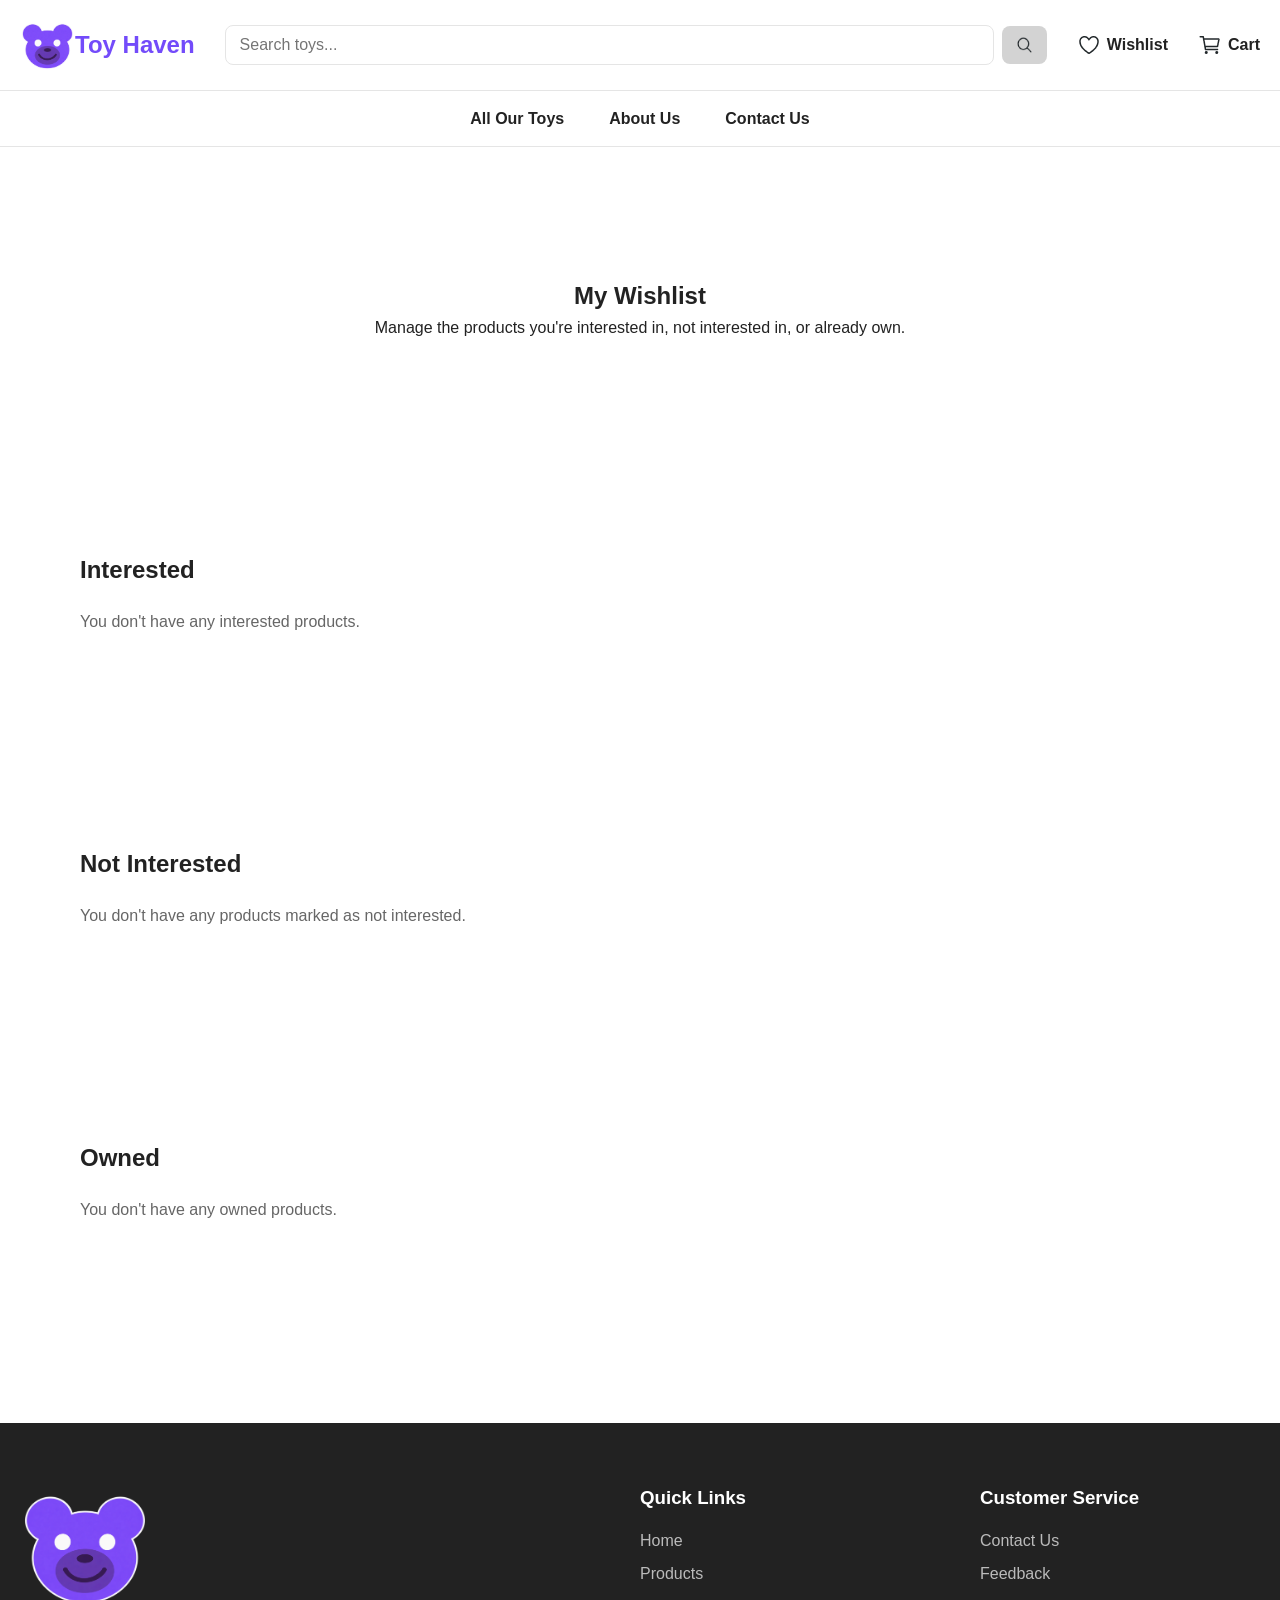
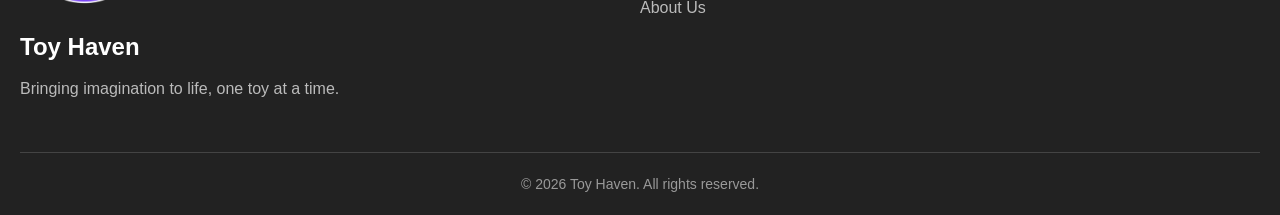
<file: pages/wishlist.html>
<!DOCTYPE html>
<html lang="en">

<head>
    <meta charset="UTF-8">
    <meta name="viewport" content="width=device-width initial-scale=1.0">
    <meta name="description" content="Toy Haven - Wishlist Page">
    <title>Toy Haven - Wishlist Page</title>
    <link rel="stylesheet" href="../css/style.css">
    <link rel="stylesheet" href="../css/wishlist.css">
    <script src="../js/header_footer.js" defer></script>
    <link rel="icon" href="../images/logo.png">
    <script src="../js/main.js" defer></script>
    <script src="../js/wishlist.js" defer></script>
</head>

<body>


    <!-- Wishlist -->
    <main class="wishlist-page">

        <section class="wishlist-heading">

            <h1>My Wishlist</h1>

            <p>
                Manage the products you're interested in,
                not interested in, or already own.
            </p>

        </section>


        <!-- Interested -->
        <section class="wishlist-group">

            <h2>Interested</h2>

            <div
                class="wishlist-grid"
                id="interested-products"
            ></div>

            <p
                class="empty-message"
                id="interested-empty"
            >
                You don't have any interested products.
            </p>

        </section>


        <!-- Not Interested -->
        <section class="wishlist-group">

            <h2>Not Interested</h2>

            <div
                class="wishlist-grid"
                id="not-interested-products"
            ></div>

            <p
                class="empty-message"
                id="not-interested-empty"
            >
                You don't have any products marked as not interested.
            </p>

        </section>


        <!-- Owned -->
        <section class="wishlist-group">

            <h2>Owned</h2>

            <div
                class="wishlist-grid"
                id="owned-products"
            ></div>

            <p
                class="empty-message"
                id="owned-empty"
            >
                You don't have any owned products.
            </p>

        </section>

    </main>







</body>

</html>
</file>
<file: css/style.css>
/* RESET AND BASE STYLES */
* {
    margin: 0;
    padding: 0;
    box-sizing: border-box;
}

html {
    /* Affects programatic anchor scrolling */
    scroll-behavior: smooth;
}

body {
    font-family: "Nunito", sans-serif;
    color: #222222;
    background-color: #ffffff;
    /* Affects spacing between lines */
    line-height: 1.6;
}

img {
    max-width: 100%;
    /* starts on a new line and takes up available space by default */
    display: block;
}

a {
    /* inherits that attribute from the direct parent attribute*/
    color: inherit;
    text-decoration: none;
}

ul {
    list-style: none;
}

/* VARIABLES */
/* creates the variables and <html> tag level so they can be used throughout the document */
:root {
    --primary: #734BFA;
    --primary-dark: #6335D6;
    --secondary: #F3EEFF;

    --text-dark: #222222;
    --text-light: #666666;
    
    --border: #E5E5E5;
    --max-width: 1800px;
}

/* GENERAL */
main {
    width: 100%;
}

section {
    padding: 80px 20px;
}

.section-heading {
    max-width: var(--max-width);
    margin: 0 auto 40px;
    text-align: center;
}

.section-heading h2 {
    font-size: 32px;
    margin-bottom: 10px;
}

.section-heading p {
    color: var(--text-light)
}

/* HEADER */
header {
    background-color: #ffffff;
    border-bottom: 1px solid var(--border);
    /* keeps its position in place even when scrolling down the nav bar will not move out of the way */
    position: sticky; /* keeps it at top of viewport if it in sticky */
    /* how far from top of the positioning area */
    top: 0;
    /* keeps this in front of other elements, but number is overkill just safe guard to make sure it always in front of other elements as it's position also sticky */
    z-index: 1000;
}

.header-top {
    max-width: var(--max-width);
    min-height: 90px;

    margin: 0 auto;
    padding: 15px 20px;

    display: flex;
    align-items: center;
    justify-content: space-between;

    gap: 30px;
}

.hamburger {
    display: none;
}

.logo {
    display: flex;
    align-items: center;

    /* prevents element from shrinking if there is not enough space */
    flex-shrink: 0;
}

.logo img{
    min-width: 40px;
    max-width: 55px;
    height: auto; 
}

.logo span{

    font-weight: 900;
    color: var(--primary);
    font-size: 24px;
}



.sr-only {
    position: absolute;
    width: 1px;
    height: 1px;
    padding: 0;
    margin: -1px;

    /* any overflow of the content is hidden, since want it to be rendered for screen reader to read but not seen */
    overflow: hidden;

    /* it is not visible 50% from top and bottom, and 50% from each side, so nothing visible, makes it transparent */
    clip-path: inset(50%);
    white-space: nowrap;
    border: 0;
}



nav {
    border-top: 1px solid var(--border);
}

.nav-links {
    max-width: var(--max-width);

    margin: 0 auto;
    padding: 0 20px;

    min-height: 55px;

    display: flex;
    align-items: center;
    justify-content: center;

    gap: 45px;
}

.nav-links a {
    font-weight: 600;
    transition: color 0.2s ease;
}

.nav-links  a:hover {
    color: var(--primary);
}

/* Header actions */

.header-actions {
    display: flex;
    align-items: center;
    gap: 20px;
}

.cart,.wishlist {
    display: flex;
    align-items: center;
    gap: 6px;

    border: none;
    background: none;

    color: var(--text-dark);
    font-weight: 600;
    
    cursor: pointer;
}

.cart:hover,.wishlist:hover{
    color: var(--primary);
}




/* HERO */
.hero {
    /* max-width: var(--max-width); */
    margin: 0 auto;
    padding: 0;
}

.hero-slider {
    margin: 0;
    padding: 0;
    background-color: black;
    position: relative;
    min-height: 550px;
    overflow: hidden;
}

.hero-slide {
    /* position absolute means all the slide exist within the same area, while only activ slide shows */
    position: absolute;
    inset: 0;

    display: grid;
    grid-template-columns: 1fr 2fr;
    align-items: center;
    gap: 60px;

    padding: 70px 40px;

    /* makes the element transparent */
    opacity: 0;
    /* element is invisible but takes up space, makes it not interactable */
    visibility: hidden;

    /* when a new slid appears instead of transitioning instantly it transition slowly, while increasing opacity like this when a change to anew slide happen over 0.6s  */
    transition: opacity 0.6s ease,
                visibility 0.6s ease;
}

.hero-slide.active {
    opacity: 1;
    visibility: visible;
}

.hero-content {
    color: white;
    max-width: 550px;
}

.hero-content h1 {
    font-size: 52px;
    /* ratio to font size so font being 10px line height being 2, line height become 20px */
    line-height: 1.1;
    margin-bottom: 10px;
}

.hero-content p {
    margin-bottom: 15px;
    font-size: 18px;
    color: var(--text-light);
}

.hero-image img {
    width: 100%;
    height: 400px;
    object-fit: cover;
    border-radius: 20px;
}




/* Slider arrows */

.slider-btn {
    position: absolute;
    /* moves element down by till top edge of element touches center of the container */
    top: 50%;
    /* moves element up by 50% of its own height, in combination with the above makes sure elemetn is centered */
    transform: translateY(-50%);

    width: 25px;
    height: 45px;

    border: none;
    border-radius: 8px;
    

    background-color: transparent;
    color: var(--primary);

    font-size: 24px;
    cursor: pointer;

    box-shadow: 0 3px 10px rgba(0, 0, 0, 0.15);

    z-index: 10;
}

.slider-btn:hover {
    background-color: var(--primary);
    color: white;
}

.prev {
    left: 10px;
}

.next {
    right: 10px;
}


/* Dots */

.slider-dots {
    position: absolute;
    bottom: 20px;
    left: 50%;

    transform: translateX(-50%);

    display: flex;
    gap: 10px;

    z-index: 10;
}

.dot {
    width: 12px;
    height: 12px;

    padding: 0;

    border: none;
    border-radius: 50%;

    background-color: #cccccc;


    cursor: pointer;
}

.dot.active {
    background-color: var(--primary);
}




/* FEATURED PRODUCTS */
.featured-products {
    background-color: #ffffff;
}

.product-grid {
    max-width: var(--max-width);
    margin: 0 auto;

    display: grid;
    grid-template-columns: repeat(4, 1fr);
    gap: 25px;
}

.product-card {
    background-color: #ffffff;

    border: 1px solid var(--border);
    border-radius: 12px;

    overflow: hidden;

    transition:
        transform 0.2s ease,
        box-shadow 0.2s ease;

    max-width: 350px;
    min-width: 150px;
}

.product-card:hover {
    /* when hovering over the product card moves it up by 8px and then creates a box shadow */
    transform: translateY(-8px);
    box-shadow: 0 8px 25px rgba(0, 0, 0, 0.08);
}

.product-card > img {
    width: 100%;
    aspect-ratio: 1/1;
    object-fit: cover;
}

.product-info {
    padding: 20px;
}

.product-info h3 {
    margin-bottom: 8px;
    font-size: 18px;
}

.price {
    margin-bottom: 18px;

    color: var(--primary);

    font-size: 20px;
    font-weight: 700;
}

.product-info .btn {
    width: 100%;
    text-align: center;
}

/* View all products */

.section-action {
    margin-top: 40px;
    text-align: center;
}

 /*ROMOTION*/

.promotion {
    background-color: var(--secondary);

    text-align: center;
}

.promotion-content {
    max-width: 700px;
    margin: 0 auto;
}

.promotion h2 {
    margin-bottom: 15px;
    font-size: 36px;
}

.promotion p {
    margin-bottom: 30px;
    color: var(--text-light);
}




/* FOOTER*/

footer {
    background-color: #222222;
    color: #ffffff;
    padding: 60px 20px 20px;
}

.footer-content {
    max-width: var(--max-width);
    margin: 0 auto;

    display: grid;
    grid-template-columns: 2fr 1fr 1fr;
    gap: 60px;
}

.footer-brand img {
    width: 130px;
    margin-bottom: 15px;
}

.footer-brand h2 {
    margin-bottom: 10px;
}

.footer-brand p {
    max-width: 350px;
    color: #bbbbbb;
}

.footer-links h3 {
    margin-bottom: 15px;
}

.footer-links li {
    margin-bottom: 8px;
}

.footer-links a {
    color: #bbbbbb;
    transition: color 0.2s ease;
}

.footer-links a:hover {
    color: #ffffff;
}

.footer-bottom {
    max-width: var(--max-width);

    margin: 50px auto 0;
    padding-top: 20px;

    border-top: 1px solid #444444;

    text-align: center;
}

.footer-bottom p {
    color: #999999;
    font-size: 14px;
}

/* Search bar */
.search-bar {
    display: flex;
    flex: 1;
    align-items: center;
    gap: 8px;
}

.search-bar input {
    /* width: 300px; */
    flex: 1;

    padding: 10px 14px;

    border: 1px solid var(--border);
    border-radius: 8px;

    outline: none;

    font-family: inherit;
    font-size: 16px;
}

.search-bar input:focus {
    border-color: var(--primary);
}

.search-bar button {
    width: 45px;
    display: flex;
    align-items: center;
    justify-content: center;
    gap: 6px;

    padding: 10px 14px;

    border: none;
    border-radius: 8px;

    background-color: lightgray;
    color: white;

    cursor: pointer;
}

.search-bar button img {
    width: 18px;
    height: 18px;
}

.search-bar button span {
    font-size: 14px;
}

.mobile-search-button {
    display: none;
}

/* Smaller screens */
@media (max-width: 700px) {

    .header-top {
        /* height: 55px; */
        display: flex;
        padding: 0px 10px;
        gap: 20px;
        /* padding: 0 15px;

        display: grid;
        grid-template-columns: 1fr auto 1fr;
        align-items: center; */
    }

    /* Hamburger */
    .hamburger {
        display: flex;
        flex-direction: column;
        justify-content: center;
        gap: 4px;

        width: 40px;
        height: 40px;
        padding: 8px;

        border: none;
        background: transparent;
        cursor: pointer;

        justify-self: start;
    }
    
    .hamburger span {
        display: block;
        width: 100%;
        height: 3px;
        background-color: var(--text-dark);
        border-radius: 3px;
    }

    .logo {
        flex: 1;
        justify-content: center;
    }
    .logo span{
        display: none;
    }

    .logo img {
        min-width: 60px;
    }


    

   

    /* Wishlist */
    .wishlist,
    .cart {
        display: flex;
        align-items: center;

        /* get pushed to end cause search bar is flex 1 and grows to fill in space */
        /* flex: 1; */
        /* flex-shrink: 0; */
        /* flex: end; */
        padding: 0;
    } 

    .wishlist img,
    .cart img {
        width: 24px;
    }

    .wishlist span,
    .cart span {
        display: none;
    }

    /* Navigation */
    nav {
        position: relative;
        display: block;


        min-height: 0;

        padding: 0;
        z-index: 10;
    }


    .nav-links {
        display: none;

        flex-direction: column;

        align-items: stretch;

        gap: 0;

        width: 100%;
    }


    /* Show menu when JS adds .show */

    .nav-links.show {
        display: flex;
    }


    .nav-links li {
        width: 100%;
    }


    .nav-links a {
        display: block;

        padding: 15px 20px;

        border-top: 1px solid var(--border);
    }

    .hero-slider {
        
        min-height: 800px;
    }
    .hero-slide {
        grid-template-columns: 1fr;
        grid-template-rows: 2fr 7fr;
    }

    .product-grid {
        max-width: var(--max-width);
        margin: 0 auto;

        display: grid;
        grid-template-columns: 1fr;
        gap: 25px;

        justify-items: center;
    }

    .product-card {
        width: 350px;
    }

  


    /* Adjusts the desktop search bar*/

    .search-bar { 
        display: none;
        /* position absolute and top 100% is what causes the search-bar to appear under the header */
        /* it also in header-top and above the search bar thats why it moves down the search button */
        position: absolute;

        top: 100%;
        left: 0;

        width: 100%;

        box-sizing: border-box;

        padding: 12px 15px;

        background-color: white;

        border-bottom: 1px solid var(--border);

        box-shadow: 0 5px 12px rgba(0, 0, 0, 0.08);

        z-index: 20;
    }

    /*
       JavaScript adds .show
       when the mobile search
       icon is clicked.
    */

    .search-bar.show {
        display: flex;

    }


    /* MOBILE SEARCH ICON */

    .mobile-search-button {
        display: flex;
        align-items: center;
        justify-content: center;

        width: 30px;
        height: 30px;

        margin-left: auto;

        padding: 0;

        border: none;
        background: none;

        cursor: pointer;

        flex-shrink: 0;
    }

    .mobile-search-button img {
        width: 22px;
        height: 22px;
    }


    /* SEARCH FORM WHEN OPEN */

    .search-bar input {
        flex: 1;

        width: auto;

        min-width: 0;

        padding: 11px 14px;

        border: 1px solid var(--border);
        border-radius: 8px;

        outline: none;

        font-size: 16px;
    }

    .search-bar button {
        flex-shrink: 0;

        width: 42px;
        height: 42px;

        padding: 0;

        display: flex;
        align-items: center;
        justify-content: center;
    }

    .search-bar button img {
        width: 19px;
        height: 19px;
    }

    .search-bar button span {
        display: none;
    }

}
</file>
<file: css/about.css>
/* ========================================
   ABOUT PAGE
======================================== */

.about-hero {
    min-height: 520px;

    display: flex;
    align-items: center;
    justify-content: space-between;

    padding: 70px 8%;

    background: #F7F5FF;

    overflow: hidden;
}


/* Hero content */

.about-hero-content {
    max-width: 600px;
}

.section-label {
    display: inline-block;

    margin-bottom: 12px;

    color: #7E4BFA;

    font-size: 13px;
    font-weight: 800;
    letter-spacing: 1.5px;
}


.about-hero h1 {
    margin: 0 0 20px;

    color: #292536;

    font-size: 56px;
    font-weight: 800;
    line-height: 1.05;
}


.about-hero h1 span,
.story-content h2 span,
.why-content h2 span,
.about-cta h2 span {
    color: #7E4BFA;
}


.about-hero p {
    max-width: 520px;

    margin-bottom: 30px;

    color: #6F687D;

    font-size: 17px;
    line-height: 1.6;
}


/* Hero logo */

.about-hero-logo {
    width: 400px;
    height: 400px;

    display: flex;
    align-items: center;
    justify-content: center;

    background: #FFFFFF;

    border-radius: 50%;

    box-shadow: 0 15px 40px rgba(75, 42, 138, 0.12);
}


.about-hero-logo img {
    width: 300px;
    height: 300px;

    object-fit: contain;
}


/* Buttons */

.btn-primary {
    display: inline-block;

    padding: 13px 25px;

    background: #7E4BFA;
    color: #FFFFFF;

    border-radius: 30px;

    font-size: 15px;
    font-weight: 700;

    text-decoration: none;

    transition: 0.2s ease;
}


.btn-primary:hover {
    background: #4B2A8A;
    transform: translateY(-2px);
}


/* ========================================
   STORY
======================================== */

.story-section {
    display: grid;
    grid-template-columns: 1fr 1fr;
    align-items: center;

    gap: 80px;

    padding: 90px 10%;
}


.story-image {
    display: flex;
    justify-content: center;
}


.story-circle {
    width: 330px;
    height: 330px;

    display: flex;
    align-items: center;
    justify-content: center;

    background: #FFD447;

    border-radius: 50%;
}


.story-circle span {
    font-size: 130px;
}


.story-content {
    max-width: 600px;
}


.story-content h2,
.why-content h2 {
    margin: 0 0 20px;

    color: #292536;

    font-size: 34px;
    line-height: 1.15;
}


.story-content p {
    color: #6F687D;

    font-size: 16px;
    line-height: 1.7;
}


/* ========================================
   VALUES
======================================== */

.values-section {
    padding: 90px 8%;

    background: #F7F5FF;
}


.section-heading {
    max-width: 650px;

    margin: 0 auto 45px;

    text-align: center;
}


.section-heading h2 {
    margin: 0 0 15px;

    color: #292536;

    font-size: 34px;
    font-weight: 800;
}


.section-heading h2 span {
    color: #7E4BFA;
}


.section-heading p {
    color: #6F687D;

    font-size: 16px;
}


.values-grid {
    display: grid;
    grid-template-columns: repeat(4, 1fr);

    gap: 20px;

    max-width: 1200px;
    margin: auto;
}


.value-card {
    padding: 30px 25px;

    background: #FFFFFF;

    border-radius: 20px;

    text-align: center;

    border-top: 5px solid #7E4BFA;
}


.value-yellow {
    border-color: #FFD447;
}


.value-blue {
    border-color: #4DB8FF;
}


.value-coral {
    border-color: #FF6B6B;
}


.value-icon {
    margin-bottom: 15px;

    font-size: 38px;
}


.value-card h3 {
    margin-bottom: 10px;

    color: #292536;

    font-size: 19px;
}


.value-card p {
    margin: 0;

    color: #6F687D;

    font-size: 14px;
    line-height: 1.6;
}


/* ========================================
   WHY CHOOSE US
======================================== */

.why-section {
    display: grid;
    grid-template-columns: 1fr 1fr;

    align-items: center;

    gap: 60px;

    padding: 90px 10%;
}


.benefits {
    display: flex;
    flex-direction: column;

    gap: 25px;

    margin-top: 35px;
}


.benefit {
    display: flex;
    align-items: flex-start;

    gap: 18px;
}


.benefit-icon {
    width: 50px;
    height: 50px;

    flex-shrink: 0;

    display: flex;
    align-items: center;
    justify-content: center;

    background: #F7F5FF;

    border-radius: 14px;

    font-size: 25px;
}


.benefit h3 {
    margin: 0 0 5px;

    color: #292536;

    font-size: 18px;
}


.benefit p {
    margin: 0;

    color: #6F687D;

    font-size: 14px;
    line-height: 1.5;
}


/* Decorative side */

.why-decoration {
    position: relative;

    min-height: 350px;

    display: flex;
    align-items: center;
    justify-content: center;
}


.big-circle {
    width: 280px;
    height: 280px;

    display: flex;
    align-items: center;
    justify-content: center;

    background: #7E4BFA;

    border-radius: 50%;
}


.big-circle span {
    color: #FFFFFF;

    font-size: 45px;
    font-weight: 800;
}


.floating-shape {
    position: absolute;

    font-size: 35px;
}


.shape-one {
    top: 20px;
    left: 20%;
}


.shape-two {
    top: 40%;
    right: 10%;
}


.shape-three {
    bottom: 20px;
    left: 15%;
}


/* ========================================
   CTA
======================================== */

.about-cta {
    padding: 70px 20px;

    background: #7E4BFA;

    text-align: center;
}


.about-cta h2 {
    max-width: 650px;

    margin: 0 auto 15px;

    color: #FFFFFF;

    font-size: 38px;
    line-height: 1.15;
}


.about-cta h2 span {
    color: #FFD447;
}


.about-cta p {
    margin-bottom: 25px;

    color: #F7F5FF;

    font-size: 16px;
}


/* ========================================
   MOBILE
======================================== */

@media (max-width: 900px) {

    .about-hero {
        flex-direction: column;

        text-align: center;

        gap: 50px;
    }

    .about-hero p {
        margin-left: auto;
        margin-right: auto;
    }

    .about-hero-logo {
        width: 280px;
        height: 280px;
    }

    .about-hero-logo img {
        width: 210px;
        height: 210px;
    }


    .story-section,
    .why-section {
        grid-template-columns: 1fr;

        gap: 50px;
    }


    .story-image {
        order: 2;
    }


    .story-content {
        order: 1;
    }


    .values-grid {
        grid-template-columns: repeat(2, 1fr);
    }
}


@media (max-width: 600px) {

    .about-hero {
        padding: 55px 20px;
    }

    .about-hero h1 {
        font-size: 40px;
    }


    .story-section,
    .why-section,
    .values-section {
        padding: 60px 20px;
    }


    .story-circle {
        width: 250px;
        height: 250px;
    }


    .story-circle span {
        font-size: 100px;
    }


    .story-content h2,
    .why-content h2,
    .section-heading h2 {
        font-size: 28px;
    }


    .values-grid {
        grid-template-columns: 1fr;
    }


    .about-cta {
        padding: 60px 20px;
    }


    .about-cta h2 {
        font-size: 30px;
    }
}
</file>
<file: css/cart.css>
/* ================================
   Cart Page
================================ */

.cart-page {
    max-width: 1200px;
    margin: 0 auto;

    padding: 50px 20px 70px;
}


/* Cart layout */

.cart-layout {
    display: grid;

    grid-template-columns:
        2fr 1fr;

    gap: 40px;

    margin-top: 30px;
}


/* Cart items */

.cart-items {
    display: flex;
    flex-direction: column;

    gap: 20px;
}


/* Individual cart item */

.cart-item {
    display: flex;

    gap: 20px;

    padding: 20px;

    border: 1px solid #ddd;
    border-radius: 8px;

    background: white;
}


/* Image */

.cart-item img {
    width: 150px;
    height: 150px;

    object-fit: cover;

    border-radius: 6px;
}


/* Information */

.cart-item-info {
    flex: 1;
}

.cart-item-info h2 {
    margin-top: 0;
}


/* Quantity */

.quantity-controls {
    display: flex;

    align-items: center;

    gap: 15px;

    margin: 15px 0;
}

.quantity-controls button {
    width: 35px;
    height: 35px;

    border: 1px solid #ccc;
    border-radius: 5px;

    background: white;

    cursor: pointer;

    font-size: 1.2rem;
}


/* Item total */

.item-total {
    font-weight: 700;
}


/* Remove */

.remove-cart-item {
    padding: 8px 12px;

    border: none;
    border-radius: 5px;

    cursor: pointer;
}


/* Summary */

.cart-summary {
    height: fit-content;

    padding: 25px;

    border: 1px solid #ddd;
    border-radius: 8px;
}


.cart-total {
    display: flex;

    justify-content: space-between;

    padding: 20px 0;

    margin: 20px 0;

    border-top: 1px solid #ddd;
    border-bottom: 1px solid #ddd;

    font-weight: 700;
}


/* Checkout */

.checkout-button {
    width: 100%;

    padding: 14px;

    border: none;
    border-radius: 6px;

    cursor: pointer;

    font-weight: 600;
}


/* Empty */

.empty-cart {
    margin-top: 30px;

    text-align: center;
}


/* Mobile */

@media (max-width: 750px) {

    .cart-layout {
        grid-template-columns: 1fr;
    }

    .cart-item {
        flex-direction: column;
    }

    .cart-item img {
        width: 100%;
        height: auto;
        aspect-ratio: 1 / 1;
    }

}
</file>
<file: css/checkout.css>
/* ================================
   Checkout
================================ */

.checkout-page {
    max-width: 1200px;
    margin: 0 auto;

    padding: 50px 20px 70px;
}


.checkout-page > h1 {
    margin-bottom: 35px;
}


/* Layout */

.checkout-layout {
    display: grid;

    grid-template-columns:
        2fr 1fr;

    gap: 40px;

    align-items: start;
}


/* Sections */

.checkout-form-section,
.order-summary {
    padding: 25px;

    border: 1px solid #ddd;
    border-radius: 8px;

    background: white;
}


/* Form */

#checkout-form {
    display: flex;
    flex-direction: column;

    gap: 20px;
}


.form-group {
    display: flex;
    flex-direction: column;

    gap: 7px;
}


.form-group label {
    font-weight: 600;
}


.form-group input,
.form-group textarea {
    width: 100%;

    padding: 11px;

    border: 1px solid #ccc;
    border-radius: 5px;

    font: inherit;

    box-sizing: border-box;
}


.form-group textarea {
    resize: vertical;
}


/* Errors */

.error-message {
    min-height: 18px;

    font-size: 0.85rem;
}


/* Payment */

.payment-method {
    display: flex;
    flex-direction: column;

    gap: 12px;

    border: none;

    padding: 0;
}


.payment-method legend {
    margin-bottom: 5px;

    font-weight: 600;
}


.payment-method label {
    display: flex;

    align-items: center;

    gap: 8px;
}


/* Confirm */

.confirm-order-button {
    padding: 14px;

    border: none;
    border-radius: 6px;

    cursor: pointer;

    font-size: 1rem;
    font-weight: 600;
}


/* ================================
   Order Summary
================================ */

.checkout-item {
    display: flex;

    justify-content: space-between;

    gap: 20px;

    padding: 15px 0;

    border-bottom: 1px solid #ddd;
}


.checkout-item h3 {
    margin: 0 0 5px;

    font-size: 1rem;
}


.checkout-item p {
    margin: 0;
}


.checkout-item span {
    font-weight: 600;

    white-space: nowrap;
}


.summary-total {
    display: flex;

    justify-content: space-between;

    padding-top: 20px;

    margin-top: 10px;

    font-size: 1.2rem;
    font-weight: 700;
}


/* ================================
   Success
================================ */

.order-success {
    text-align: center;

    padding: 80px 20px;
}


.success-icon {
    width: 80px;
    height: 80px;

    display: flex;

    align-items: center;
    justify-content: center;

    margin: 0 auto 20px;

    border-radius: 50%;

    font-size: 2.5rem;

    animation: success-pop 0.5s ease;
}


.order-success h2 {
    animation: success-fade 0.6s ease;
}


.order-success a {
    display: inline-block;

    margin-top: 20px;

    padding: 12px 20px;

    border-radius: 6px;

    text-decoration: none;
}


/* Animations */

@keyframes success-pop {

    0% {
        transform: scale(0);
    }

    70% {
        transform: scale(1.15);
    }

    100% {
        transform: scale(1);
    }

}


@keyframes success-fade {

    from {
        opacity: 0;
        transform: translateY(10px);
    }

    to {
        opacity: 1;
        transform: translateY(0);
    }

}


/* Mobile */

@media (max-width: 750px) {

    .checkout-layout {
        grid-template-columns: 1fr;
    }

    .checkout-page {
        padding: 30px 15px 50px;
    }

}
</file>
<file: css/contact.css>
/* ========================================
   CONTACT HERO
======================================== */

.contact-hero {
    min-height: 400px;

    display: flex;
    align-items: center;
    justify-content: space-between;

    padding: 70px 10%;

    background: #F7F5FF;
}


.contact-hero-content {
    max-width: 600px;
}


.section-label {
    display: inline-block;

    margin-bottom: 12px;

    color: #7E4BFA;

    font-size: 13px;
    font-weight: 800;

    letter-spacing: 1.5px;
}


.contact-hero h1 {
    margin: 0 0 20px;

    color: #292536;

    font-size: 52px;
    font-weight: 800;

    line-height: 1.1;
}


.contact-hero h1 span {
    display: block;

    color: #7E4BFA;
}


.contact-hero p {
    max-width: 520px;

    color: #6F687D;

    font-size: 17px;

    line-height: 1.6;
}


/* Hero icon */

.contact-hero-icon {
    width: 230px;
    height: 230px;

    display: flex;
    align-items: center;
    justify-content: center;

    background: #FFD447;

    border-radius: 50%;

    font-size: 100px;
}


/* ========================================
   CONTACT SECTION
======================================== */

.contact-section {
    display: grid;

    grid-template-columns: 0.9fr 1.1fr;

    gap: 80px;

    max-width: 1200px;

    margin: auto;

    padding: 90px 30px;
}


/* Contact information */

.contact-info h2 {
    margin: 0 0 15px;

    color: #292536;

    font-size: 34px;
    font-weight: 800;

    line-height: 1.15;
}


.contact-info h2 span {
    color: #7E4BFA;
}


.contact-intro {
    margin-bottom: 35px;

    color: #6F687D;

    font-size: 16px;

    line-height: 1.6;
}


/* Individual contact item */

.contact-item {
    display: flex;
    align-items: flex-start;

    gap: 18px;

    margin-bottom: 25px;
}


.contact-icon {
    width: 50px;
    height: 50px;

    flex-shrink: 0;

    display: flex;
    align-items: center;
    justify-content: center;

    background: #F7F5FF;

    border-radius: 14px;

    font-size: 23px;
}


.contact-item h3 {
    margin: 0 0 5px;

    color: #292536;

    font-size: 17px;
    font-weight: 700;
}


.contact-item p {
    margin: 0;

    color: #6F687D;

    font-size: 14px;

    line-height: 1.5;
}


/* ========================================
   CONTACT FORM
======================================== */

.contact-form-container {
    padding: 35px;

    background: #FFFFFF;

    border: 1px solid #E8E3F5;

    border-radius: 22px;

    box-shadow: 0 10px 30px rgba(75, 42, 138, 0.08);
}


.contact-form-container h2 {
    margin: 0 0 8px;

    color: #292536;

    font-size: 26px;
    font-weight: 800;
}


.contact-form-container > p {
    margin-bottom: 25px;

    color: #6F687D;

    font-size: 14px;
}


/* Form groups */

.form-group {
    margin-bottom: 20px;
}


.form-group label {
    display: block;

    margin-bottom: 7px;

    color: #292536;

    font-size: 14px;
    font-weight: 700;
}


.form-group input,
.form-group textarea {
    width: 100%;

    box-sizing: border-box;

    padding: 13px 15px;

    border: 1.5px solid #DDD7ED;

    border-radius: 10px;

    background: #FFFFFF;

    color: #292536;

    font-family: inherit;

    font-size: 15px;

    outline: none;

    transition: 0.2s ease;
}


.form-group textarea {
    resize: vertical;
}


.form-group input:focus,
.form-group textarea:focus {
    border-color: #7E4BFA;

    box-shadow: 0 0 0 3px rgba(126, 75, 250, 0.1);
}


/* Error state */

.form-group input.error,
.form-group textarea.error {
    border-color: #FF6B6B;
}


.error-message {
    display: block;

    min-height: 18px;

    margin-top: 5px;

    color: #FF6B6B;

    font-size: 12px;
}


/* Button */

.btn-primary {
    padding: 13px 25px;

    border: none;

    background: #7E4BFA;

    color: #FFFFFF;

    border-radius: 30px;

    font-family: inherit;

    font-size: 15px;
    font-weight: 700;

    cursor: pointer;

    transition: 0.2s ease;
}


.btn-primary:hover {
    background: #4B2A8A;

    transform: translateY(-2px);
}


/* Success message */

.form-success {
    display: none;

    margin-top: 20px;

    padding: 12px 15px;

    background: #E9F9EF;

    color: #287A45;

    border-radius: 10px;

    font-size: 14px;
    font-weight: 600;
}


.form-success.show {
    display: block;
}


/* ========================================
   CTA
======================================== */

.contact-cta {
    padding: 70px 20px;

    background: #7E4BFA;

    text-align: center;
}


.contact-cta h2 {
    max-width: 600px;

    margin: 0 auto 15px;

    color: #FFFFFF;

    font-size: 36px;

    line-height: 1.15;
}


.contact-cta h2 span {
    color: #FFD447;
}


.contact-cta p {
    max-width: 550px;

    margin: 0 auto 25px;

    color: #F7F5FF;

    font-size: 16px;

    line-height: 1.6;
}


/* ========================================
   MOBILE
======================================== */

@media (max-width: 800px) {

    .contact-hero {
        flex-direction: column;

        text-align: center;

        gap: 40px;

        padding: 60px 20px;
    }


    .contact-hero p {
        margin-left: auto;
        margin-right: auto;
    }


    .contact-hero-icon {
        width: 170px;
        height: 170px;

        font-size: 70px;
    }


    .contact-section {
        grid-template-columns: 1fr;

        gap: 50px;

        padding: 60px 20px;
    }

}


@media (max-width: 500px) {

    .contact-hero h1 {
        font-size: 40px;
    }


    .contact-info h2 {
        font-size: 28px;
    }


    .contact-form-container {
        padding: 25px 20px;
    }


    .contact-cta h2 {
        font-size: 30px;
    }

}
</file>
<file: css/feedback.css>
/* ================================
   Feedback Page
================================ */

.feedback-page {
    max-width: 1000px;
    margin: 0 auto;

    padding: 50px 20px 70px;
}


/* ================================
   Heading
================================ */

.feedback-heading {
    text-align: center;

    margin-bottom: 45px;
}

.feedback-heading h1 {
    margin-bottom: 10px;
}


/* ================================
   Feedback Form
================================ */

.feedback-section {
    padding: 30px;

    border: 1px solid #ddd;
    border-radius: 8px;

    background: white;
}


.feedback-section h2 {
    margin-top: 0;

    margin-bottom: 25px;
}


#feedback-form {
    display: flex;
    flex-direction: column;

    gap: 20px;
}


.form-group {
    display: flex;
    flex-direction: column;

    gap: 7px;
}


.form-group label {
    font-weight: 600;
}


.form-group input,
.form-group textarea {
    width: 100%;

    box-sizing: border-box;

    padding: 12px;

    border: 1px solid #ccc;
    border-radius: 5px;

    font: inherit;
}


.form-group textarea {
    resize: vertical;
}


/* Errors */

.error-message {
    min-height: 18px;

    font-size: 0.85rem;
}


/* Submit */

.submit-feedback {
    padding: 13px 20px;

    border: none;
    border-radius: 6px;

    cursor: pointer;

    font: inherit;
    font-weight: 600;
}


/* ================================
   Success
================================ */

.feedback-success {
    text-align: center;

    padding: 30px 10px;
}


.success-icon {
    width: 60px;
    height: 60px;

    display: flex;

    align-items: center;
    justify-content: center;

    margin: 0 auto 15px;

    border-radius: 50%;

    font-size: 2rem;

    animation: success-pop 0.4s ease;
}


@keyframes success-pop {

    0% {
        transform: scale(0);
    }

    70% {
        transform: scale(1.15);
    }

    100% {
        transform: scale(1);
    }

}


/* ================================
   FAQ
================================ */

.faq-section {
    margin-top: 60px;
}


.faq-section > h2 {
    margin-bottom: 25px;
}


.faq-container {
    display: flex;
    flex-direction: column;

    gap: 10px;
}


.faq-item {
    overflow: hidden;

    border: 1px solid #ddd;
    border-radius: 6px;

    background: white;
}


/* Question */

.faq-question {
    display: flex;

    justify-content: space-between;
    align-items: center;

    width: 100%;

    padding: 18px 20px;

    border: none;

    background: transparent;

    cursor: pointer;

    text-align: left;

    font: inherit;
    font-weight: 600;
}


.faq-icon {
    font-size: 1.4rem;

    transition: transform 0.2s ease;
}


/* Answer */

.faq-answer {
    max-height: 0;

    overflow: hidden;

    transition:
        max-height 0.3s ease,
        padding 0.3s ease;
}


.faq-answer p {
    margin: 0;

    padding: 0 20px 18px;

    line-height: 1.6;
}


/* Active FAQ */

.faq-item.active .faq-icon {
    transform: rotate(45deg);
}


/* ================================
   Mobile
================================ */

@media (max-width: 650px) {

    .feedback-page {
        padding: 30px 15px 50px;
    }

    .feedback-section {
        padding: 20px;
    }

}
</file>
<file: css/product.css>
/* ================================
   Product Page
================================ */

.product-page {
    max-width: 1200px;
    margin: 0 auto;
    padding: 50px 20px 70px;
}


/* Product layout */

.product-details {
    display: grid;
    grid-template-columns: 1fr 1fr;
    gap: 60px;
    align-items: start;
}


/* Product image */

.product-image-container {
    width: 100%;
}

.product-image {
    width: 100%;
    max-height: 550px;
    object-fit: contain;
}


/* Product information */

.product-information {
    display: flex;
    flex-direction: column;
    gap: 15px;
}

.product-category {
    color: #666;
    text-transform: capitalize;
}

.product-title {
    margin: 0;
    font-size: 2.2rem;
}

.product-price {
    font-size: 1.5rem;
    font-weight: 700;
}

.product-description {
    line-height: 1.6;
}


/* Buttons */

.product-actions {
    display: flex;
    flex-direction: column;
    gap: 12px;
    margin-top: 15px;
}

.add-to-cart-button {
    padding: 14px;

    border: none;
    border-radius: 6px;

    cursor: pointer;

    font-size: 1rem;
    font-weight: 600;
}


/* Wishlist */

.wishlist-section {
    margin-top: 25px;
    padding-top: 25px;

    border-top: 1px solid #ddd;
}

.wishlist-section h2 {
    margin-top: 0;
    font-size: 1.2rem;
}

.wishlist-options {
    display: flex;
    gap: 10px;
    flex-wrap: wrap;
}

.wishlist-button {
    padding: 10px 15px;

    border: 1px solid #ccc;
    border-radius: 6px;

    background: white;

    cursor: pointer;
}

.wishlist-button.active {
    font-weight: 700;
}


/* Message */

.product-message {
    min-height: 20px;
    font-weight: 600;
}


/* Mobile */

@media (max-width: 700px) {

    .product-details {
        grid-template-columns: 1fr;
        gap: 30px;
    }

    .product-title {
        font-size: 1.8rem;
    }

}
</file>
<file: css/products.css>
/* ================================
   Products Page
================================ */

.products-page {
    max-width: 1200px;
    margin: 0 auto;
    padding: 40px 20px 60px;
}


/* ================================
   Page Heading
================================ */

.products-heading {
    text-align: center;
    margin-bottom: 40px;
}

.products-heading h1 {
    margin-bottom: 10px;
}

.products-heading p {
    margin: 0;
}


/* ================================
   Controls
================================ */

.products-controls {
    display: flex;
    justify-content: space-between;
    align-items: end;
    gap: 20px;

    margin-bottom: 30px;
    padding: 20px;

    border: 1px solid #ddd;
    border-radius: 8px;
}

.filter-group {
    display: flex;
    flex-direction: column;
    gap: 6px;
}

.filter-group label {
    font-weight: 600;
}

.filter-group select {
    min-width: 180px;
    padding: 10px;

    border: 1px solid #ccc;
    border-radius: 5px;

    background: white;
}


/* ================================
   Product Grid
================================ */

.product-grid {
    display: grid;

    grid-template-columns: repeat(4, 1fr);

    gap: 25px;
}


/* ================================
   Product Card
================================ */

.product-card {
    display: flex;
    flex-direction: column;

    overflow: hidden;

    border: 1px solid #ddd;
    border-radius: 8px;

    background: white;

    transition:
        transform 0.2s ease,
        box-shadow 0.2s ease;
}

.product-card:hover {
    transform: translateY(-4px);

    box-shadow: 0 5px 15px rgba(0, 0, 0, 0.1);
}


/* Product image */

.product-card img {
    width: 100%;
    aspect-ratio: 1 / 1;

    object-fit: cover;
}


/* Product information */

.product-info {
    display: flex;
    flex-direction: column;

    gap: 8px;

    padding: 15px;
    flex: 1;
}

.product-name {
    margin: 0;
    font-size: 1.1rem;
}

.product-category {
    margin: 0;

    font-size: 0.85rem;
    color: #666;
}

.product-price {
    margin: 5px 0 10px;

    font-size: 1.1rem;
    font-weight: 700;
}


/* Product button */

.product-button {
    display: block;

    width: 100%;
    padding: 10px;

    border: none;
    border-radius: 5px;

    cursor: pointer;

    font-weight: 600;
}


/* ================================
   No Products
================================ */

.no-products {
    padding: 50px 20px;

    text-align: center;
}


/* ================================
   Tablet
================================ */

@media (max-width: 900px) {

    .product-grid {
        grid-template-columns: repeat(3, 1fr);
    }

}


/* ================================
   Mobile
================================ */

@media (max-width: 650px) {

    .products-page {
        padding: 30px 15px 50px;
    }

    .products-controls {
        flex-direction: column;
        align-items: stretch;
    }

    .filter-group select {
        width: 100%;
    }

    .product-grid {
        grid-template-columns: 1fr;
        gap: 15px;
    }

    .product-info {
        padding: 12px;
    }

    .product-name {
        font-size: 1rem;
    }

}
</file>
<file: css/wishlist.css>
/* ================================
   Wishlist Page
================================ */

.wishlist-page {
    max-width: 1200px;
    margin: 0 auto;
    padding: 50px 20px 70px;
}


/* Heading */

.wishlist-heading {
    text-align: center;
    margin-bottom: 50px;
}


/* Wishlist groups */

.wishlist-group {
    margin-bottom: 50px;
}

.wishlist-group h2 {
    margin-bottom: 20px;
}


/* Product grid */

.wishlist-grid {
    display: grid;

    grid-template-columns:
        repeat(4, 1fr);

    gap: 25px;
}


/* Card */

.wishlist-card {
    overflow: hidden;

    border: 1px solid #ddd;
    border-radius: 8px;

    background: white;
}


.wishlist-card img {
    width: 100%;
    aspect-ratio: 1 / 1;

    object-fit: cover;
}


.wishlist-card-info {
    padding: 15px;
}


.wishlist-card-info h3 {
    margin-top: 0;
}


.wishlist-card-info p {
    font-weight: 600;
}


/* Buttons */

.view-product,
.remove-wishlist {
    display: block;

    width: 100%;

    padding: 10px;

    margin-top: 8px;

    text-align: center;

    border: none;
    border-radius: 5px;

    cursor: pointer;

    text-decoration: none;
}


.remove-wishlist {
    font: inherit;
}


/* Empty message */

.empty-message {
    color: #666;
}


/* Tablet */

@media (max-width: 900px) {

    .wishlist-grid {
        grid-template-columns:
            repeat(3, 1fr);
    }

}


/* Mobile */

@media (max-width: 650px) {

    .wishlist-page {
        padding: 30px 15px 50px;
    }

    .wishlist-grid {
        grid-template-columns:
            repeat(2, 1fr);

        gap: 15px;
    }

}
</file>
